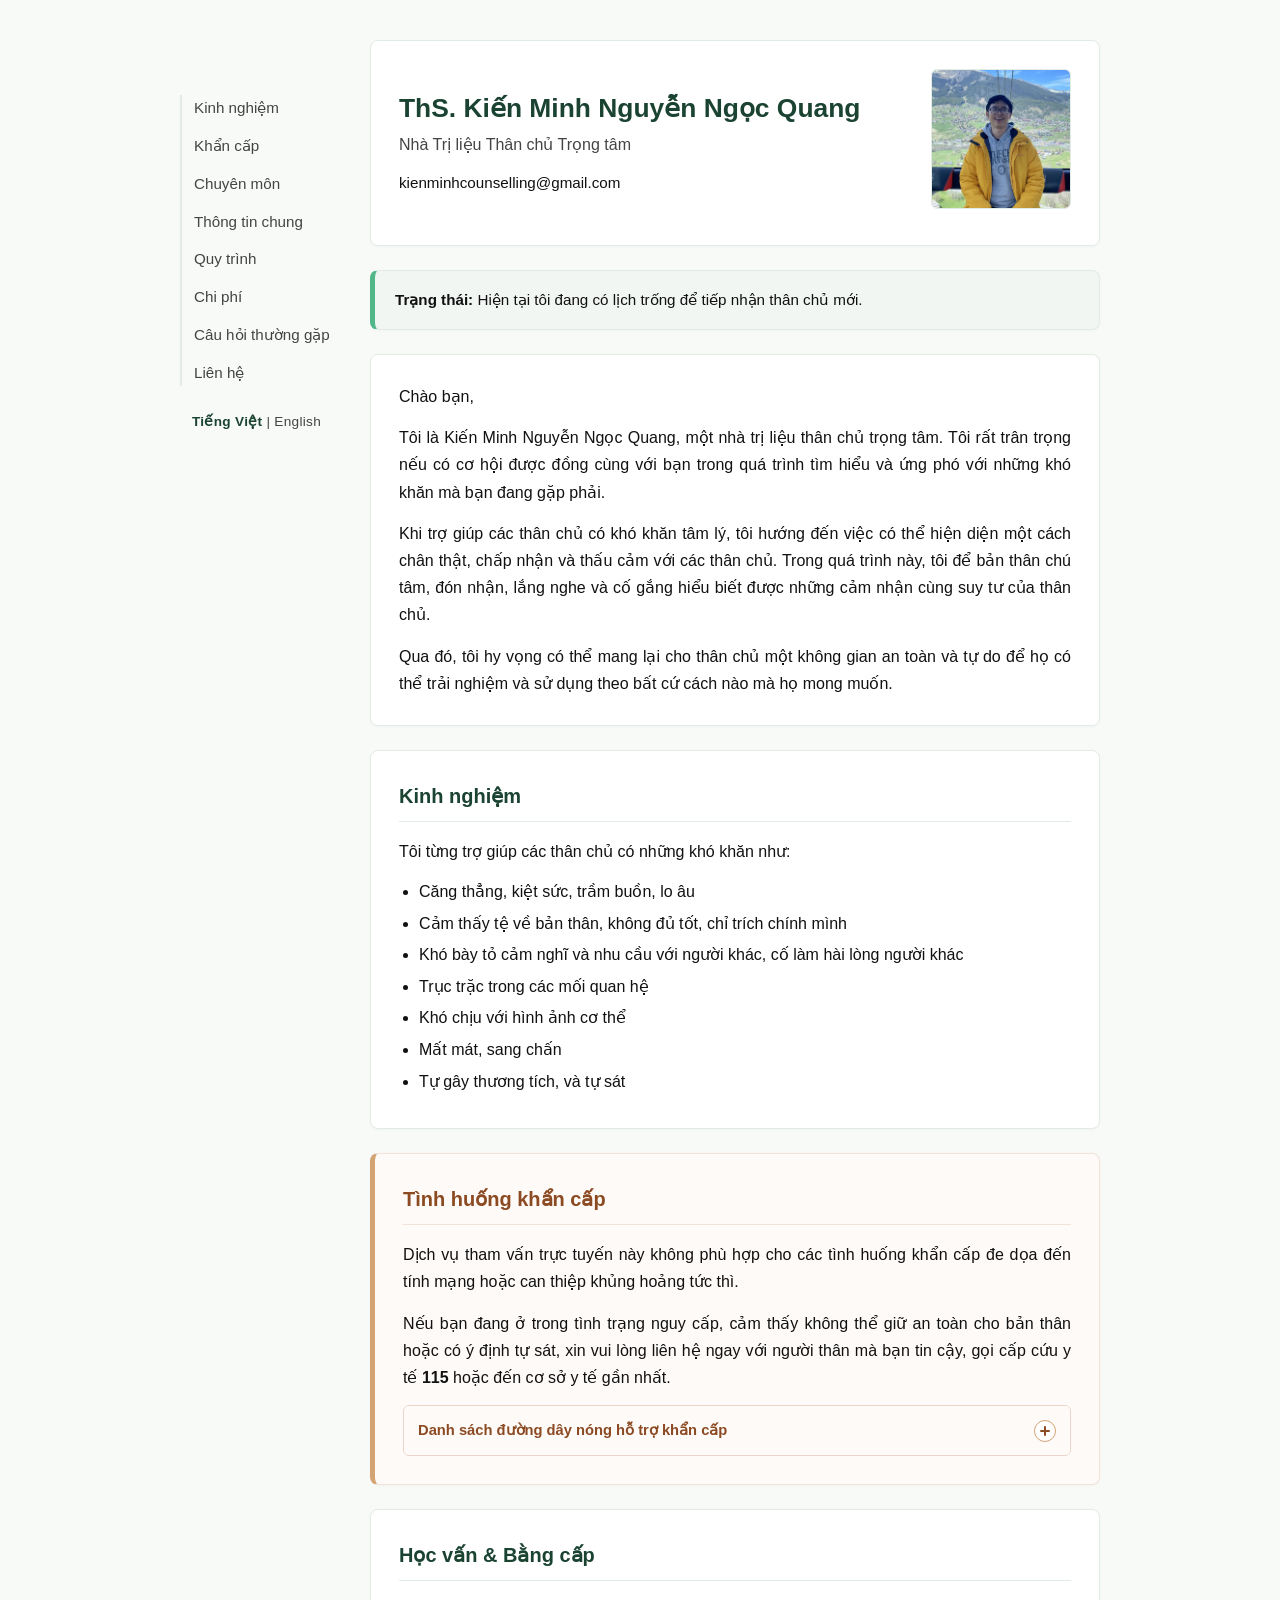
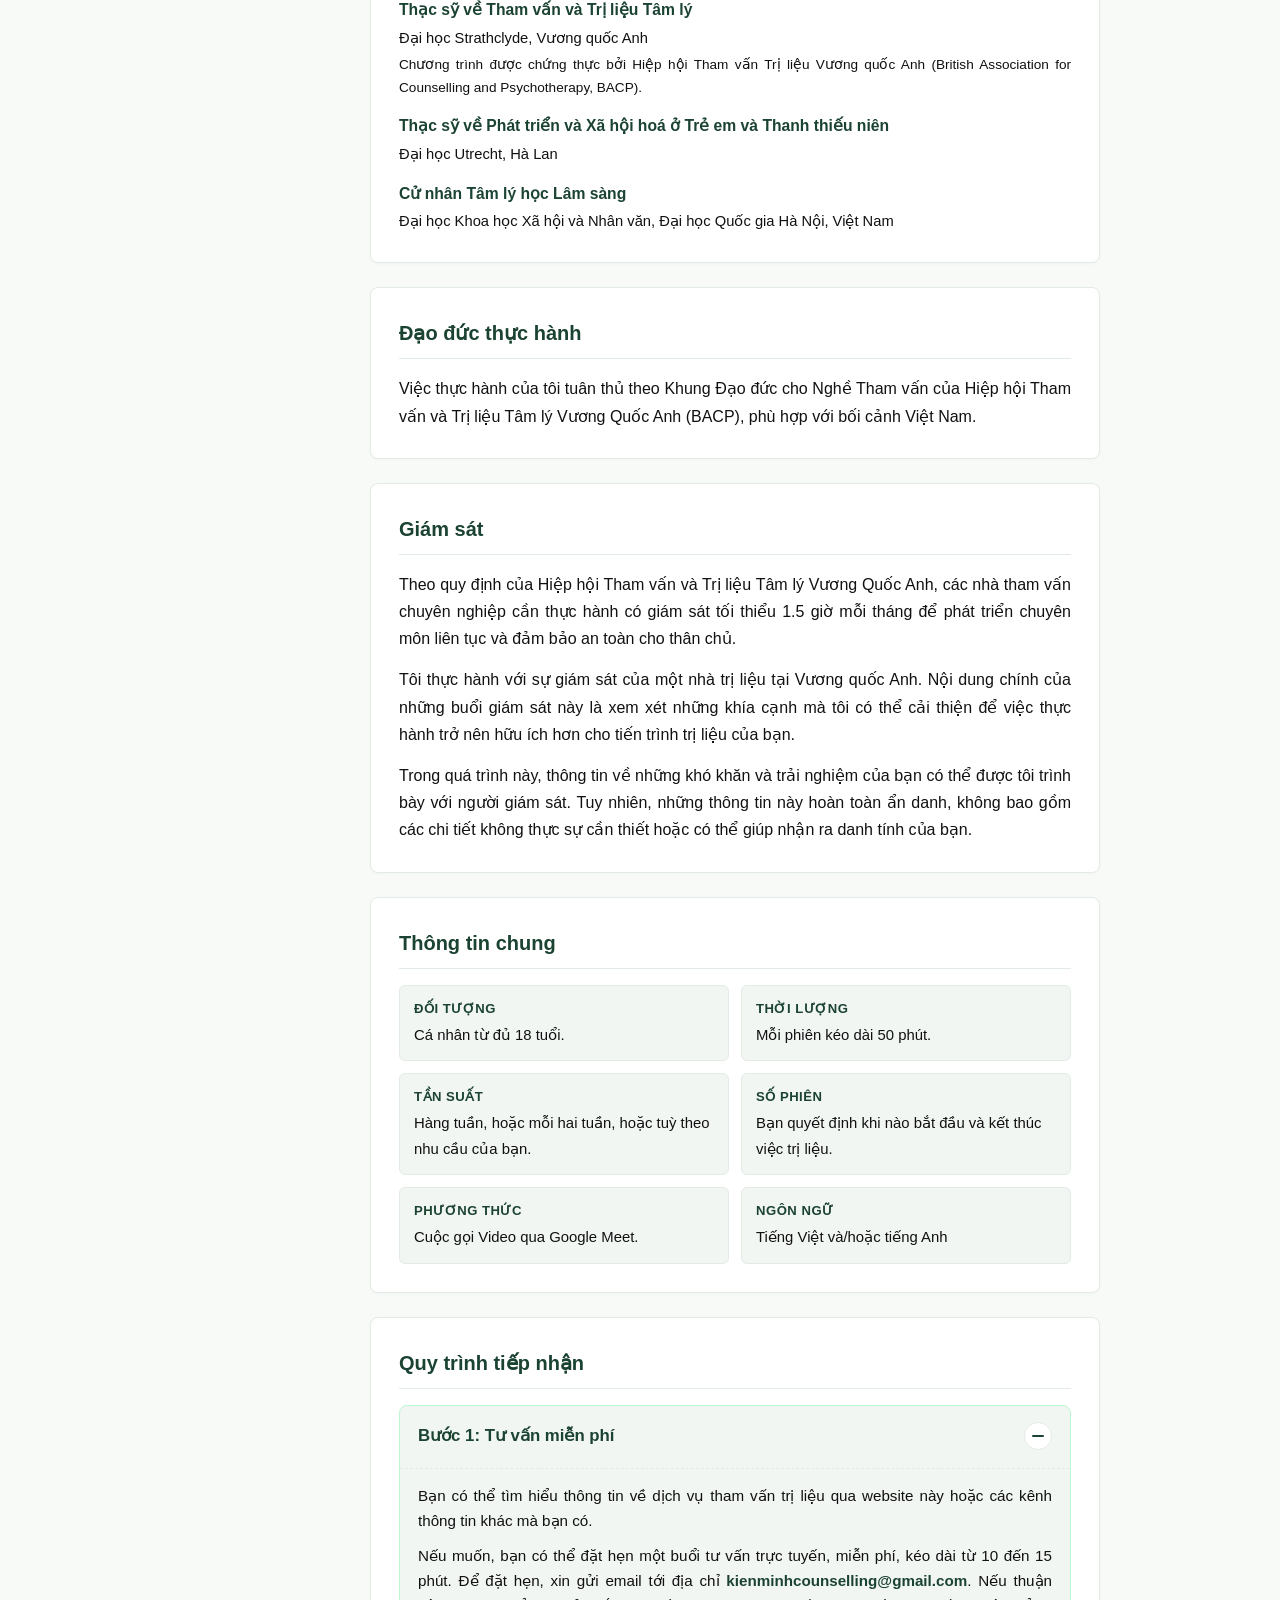
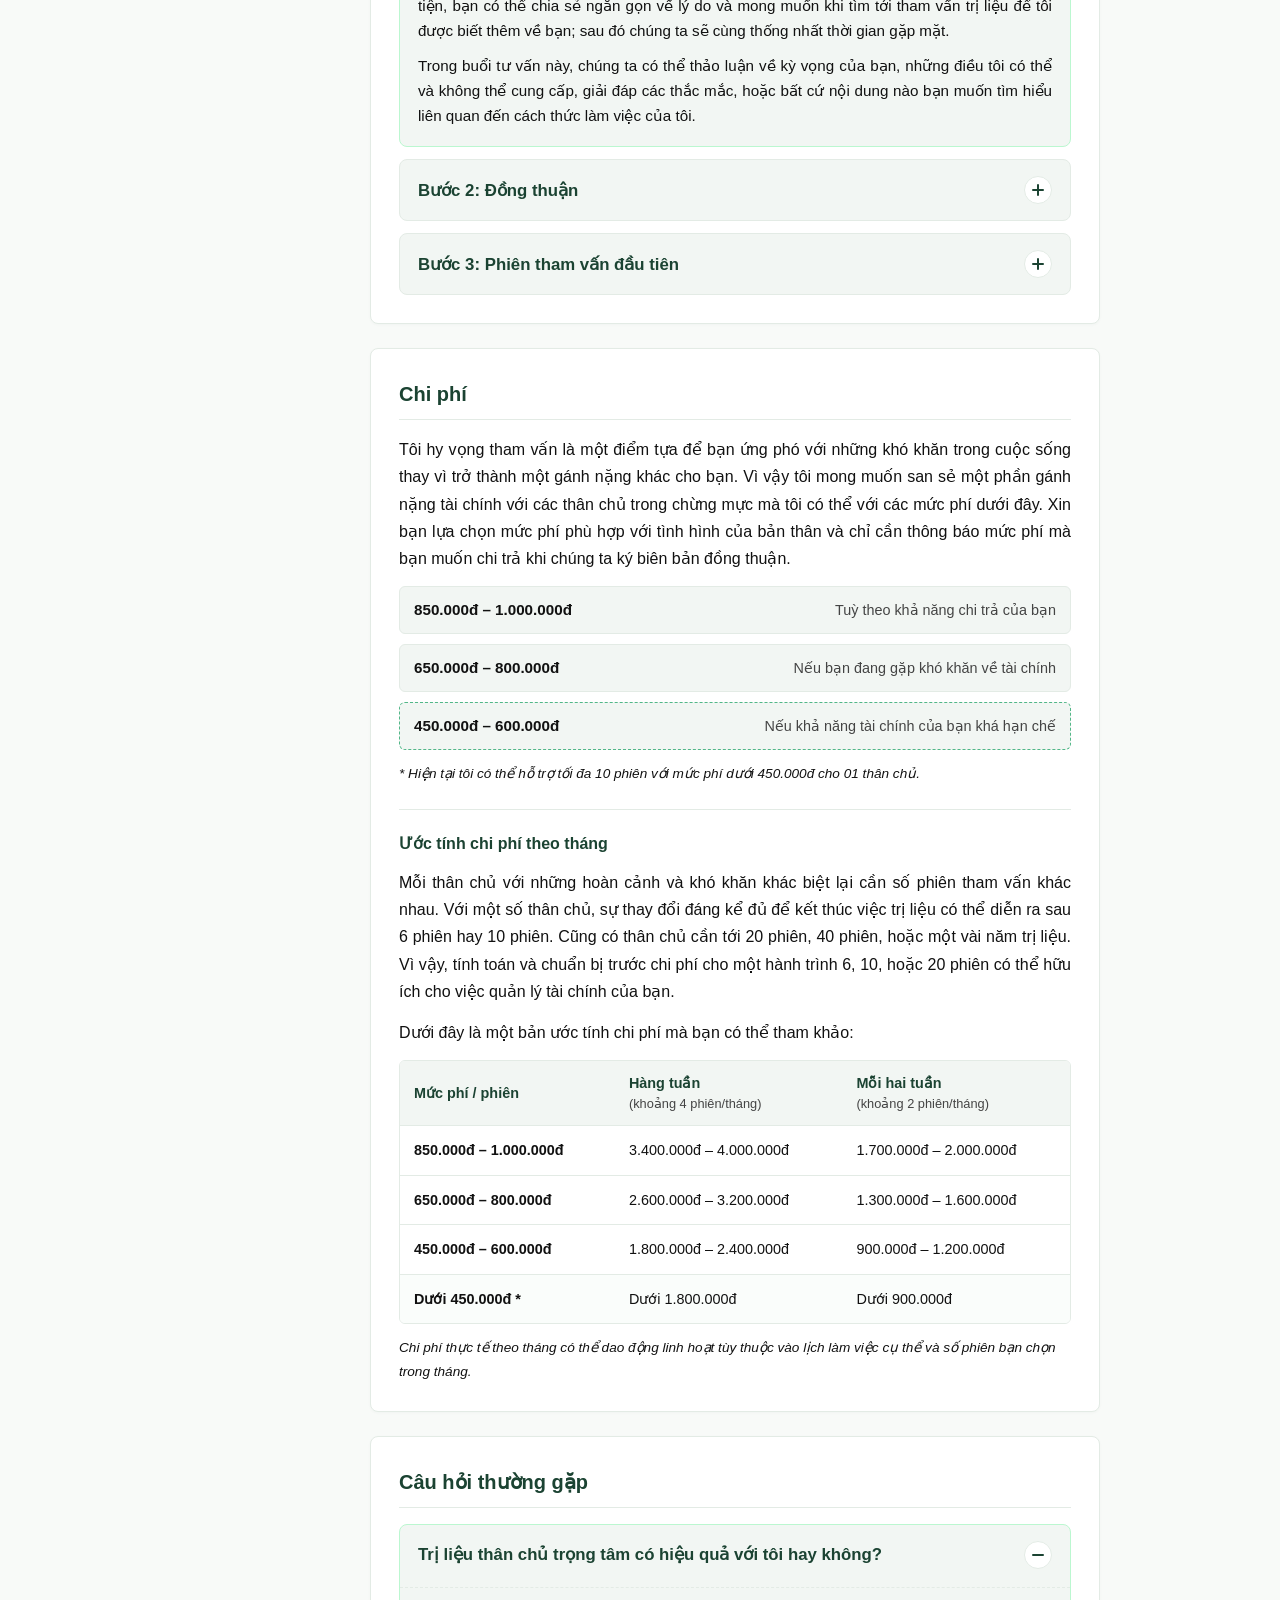
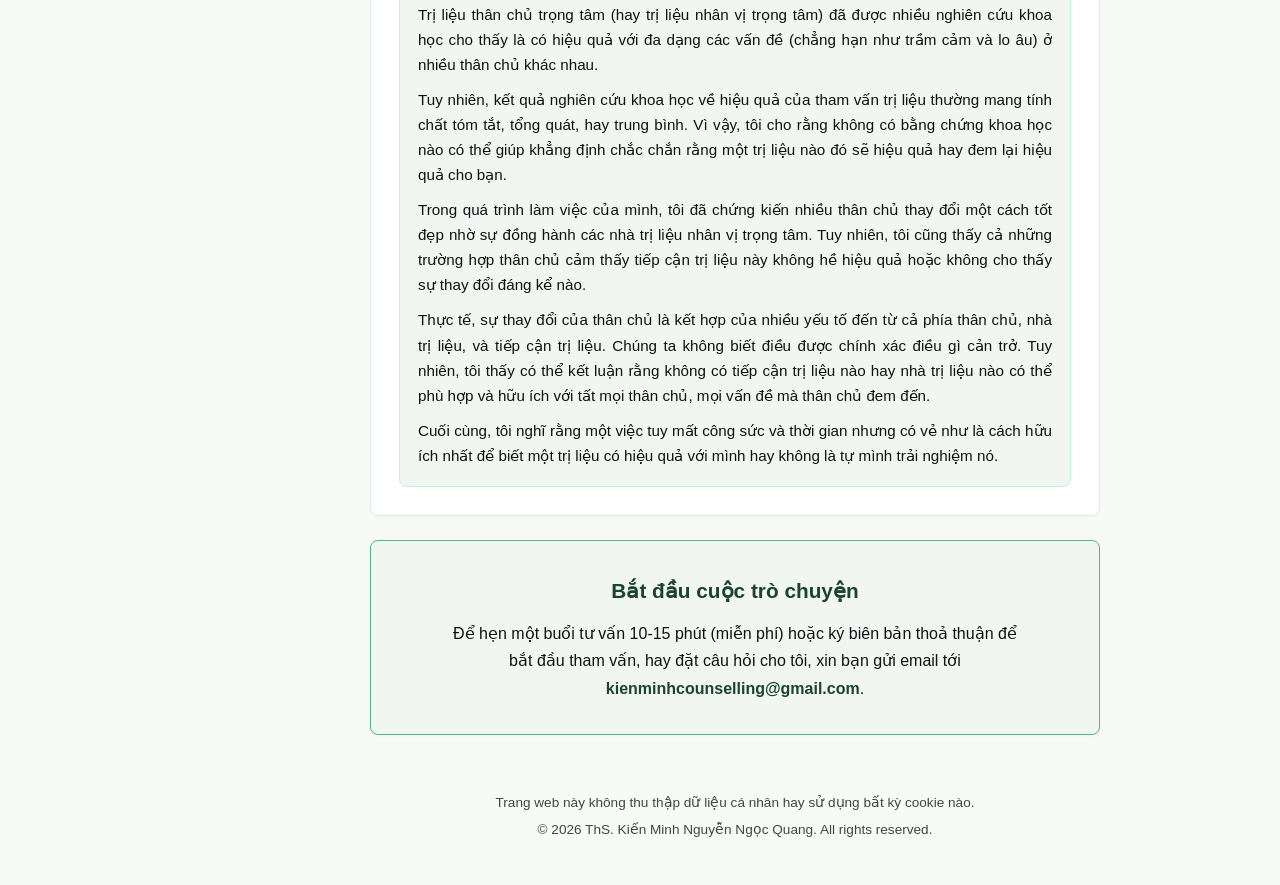
<file: index.html>
<!DOCTYPE html>
<html lang="vi">
<head>
    <meta charset="UTF-8">
    <meta name="viewport" content="width=device-width, initial-scale=1.0">
    <title>ThS. Kiến Minh Nguyễn Ngọc Quang | Nhà Trị liệu Thân chủ Trọng tâm</title>
    <meta name="description" content="Dịch vụ tham vấn và trị liệu tâm lý Thân chủ Trọng tâm của ThS. Kiến Minh Nguyễn Ngọc Quang.">
    <link rel="stylesheet" href="style.css">
</head>
<body>
    <div class="layout-wrapper">
        <!-- Sidebar Menu bên trái -->
        <aside class="sidebar-nav">
            <nav class="nav-container">
                <ul class="nav-links">
                    <li><a href="#kinh-nghiem">Kinh nghiệm</a></li>
                    <li><a href="#khan-cap">Khẩn cấp</a></li>
                    <li><a href="#chuyen-mon">Chuyên môn</a></li>
                    <li><a href="#thong-tin">Thông tin chung</a></li>
                    <li><a href="#quy-trinh">Quy trình</a></li>
                    <li><a href="#chi-phi">Chi phí</a></li>
                    <li><a href="#faq">Câu hỏi thường gặp</a></li>
                    <li><a href="#lien-he">Liên hệ</a></li>
                </ul>
            </nav>

            <!-- Nút chuyển đổi ngôn ngữ nằm dưới menu -->
            <div class="lang-switch">
                <span class="lang-active">Tiếng Việt</span> | <a href="en.html" class="lang-link">English</a>
            </div>
        </aside>

        <!-- Khối nội dung chính bên phải -->
        <main class="content-main">
            <!-- Header Profile -->
            <section id="profile" class="card profile-header">
                <div class="profile-info">
                    <h1>ThS. Kiến Minh Nguyễn Ngọc Quang</h1>
                    <p class="subtitle">Nhà Trị liệu Thân chủ Trọng tâm</p>
                    <div class="contact-info">
                        <p class="header-email">kienminhcounselling@gmail.com</p>
                    </div>
                </div>
                <div class="profile-image">
                    <!-- Bấm vào để kích hoạt ảnh phóng to trực tiếp trên web -->
                    <button type="button" class="image-trigger-btn" onclick="openLightbox()" aria-label="Xem ảnh chân dung kích thước lớn">
                        <img src="portrait.jpg" alt="Chân dung ThS. Kiến Minh Nguyễn Ngọc Quang">
                    </button>
                </div>
            </section>

            <!-- Trạng thái -->
            <section class="card availability-notice">
                <p><strong>Trạng thái:</strong> Hiện tại tôi đang có lịch trống để tiếp nhận thân chủ mới.</p>
            </section>

            <!-- Lời giới thiệu -->
            <section class="card">
                <p>Chào bạn,</p>
                <p>Tôi là Kiến Minh Nguyễn Ngọc Quang, một nhà trị liệu thân chủ trọng tâm. Tôi rất trân trọng nếu có cơ hội được đồng cùng với bạn trong quá trình tìm hiểu và ứng phó với những khó khăn mà bạn đang gặp phải.</p>
                <p>Khi trợ giúp các thân chủ có khó khăn tâm lý, tôi hướng đến việc có thể hiện diện một cách chân thật, chấp nhận và thấu cảm với các thân chủ. Trong quá trình này, tôi để bản thân chú tâm, đón nhận, lắng nghe và cố gắng hiểu biết được những cảm nhận cùng suy tư của thân chủ.</p>
                <p>Qua đó, tôi hy vọng có thể mang lại cho thân chủ một không gian an toàn và tự do để họ có thể trải nghiệm và sử dụng theo bất cứ cách nào mà họ mong muốn.</p>
            </section>

            <!-- Kinh nghiệm -->
            <section id="kinh-nghiem" class="card">
                <h2>Kinh nghiệm</h2>
                <p>Tôi từng trợ giúp các thân chủ có những khó khăn như:</p>
                <ul class="concerns-list">
                    <li>Căng thẳng, kiệt sức, trầm buồn, lo âu</li>
                    <li>Cảm thấy tệ về bản thân, không đủ tốt, chỉ trích chính mình</li>
                    <li>Khó bày tỏ cảm nghĩ và nhu cầu với người khác, cố làm hài lòng người khác</li>
                    <li>Trục trặc trong các mối quan hệ</li>
                    <li>Khó chịu với hình ảnh cơ thể</li>
                    <li>Mất mát, sang chấn</li>
                    <li>Tự gây thương tích, và tự sát</li>
                </ul>
            </section>

            <!-- Tình huống khẩn cấp -->
            <section id="khan-cap" class="card emergency-notice">
                <h2>Tình huống khẩn cấp</h2>
                <p>Dịch vụ tham vấn trực tuyến này không phù hợp cho các tình huống khẩn cấp đe dọa đến tính mạng hoặc can thiệp khủng hoảng tức thì.</p>
                <p>Nếu bạn đang ở trong tình trạng nguy cấp, cảm thấy không thể giữ an toàn cho bản thân hoặc có ý định tự sát, xin vui lòng liên hệ ngay với người thân mà bạn tin cậy, gọi cấp cứu y tế <strong>115</strong> hoặc đến cơ sở y tế gần nhất.</p>

                <details class="emergency-details">
                    <summary class="emergency-summary">
                        <span>Danh sách đường dây nóng hỗ trợ khẩn cấp</span>
                        <span class="emergency-toggle-btn" aria-hidden="true"></span>
                    </summary>
                    <div class="emergency-subcard-grid">
                        <div class="emergency-sub-card">
                            <span class="emergency-name">Đường dây nóng Ngày Mai</span>
                            <p class="sub-card-note">Khủng hoảng tâm lý, trầm cảm hoặc có suy nghĩ tiêu cực; hỗ trợ theo khung giờ cố định.</p>
                            <span class="emergency-phone">096 306 1414</span>
                        </div>

                        <div class="emergency-sub-card">
                            <span class="emergency-name">Cấp cứu Trầm cảm (TP.HCM)</span>
                            <p class="sub-card-note">Liên thông Cấp cứu 115 & BV Tâm thần TP.HCM, túc trực 24/7 cho các tình huống có nguy cơ tự hại.</p>
                            <span class="emergency-phone">1900 1267</span>
                        </div>

                        <div class="emergency-sub-card">
                            <span class="emergency-name">Tổng đài Quốc gia BV Trẻ em</span>
                            <p class="sub-card-note">Miễn phí cước 24/7; tiếp nhận thông tin, tham vấn tâm lý cho trẻ em, thanh thiếu niên và phụ huynh.</p>
                            <span class="emergency-phone">111</span>
                        </div>

                        <div class="emergency-sub-card">
                            <span class="emergency-name">Ngôi nhà Bình yên</span>
                            <p class="sub-card-note">Hỗ trợ phụ nữ, trẻ em bị bạo lực gia đình, xâm hại, sang chấn tâm lý; trực 24/7 và có tạm lánh.</p>
                            <span class="emergency-phone">1900 969 680</span>
                        </div>

                        <div class="emergency-sub-card">
                            <span class="emergency-name">CSAGA</span>
                            <p class="sub-card-note">Tham vấn tâm lý và khủng hoảng cho phụ nữ chịu bạo lực trên cơ sở giới, cộng đồng LGBTQ+.</p>
                            <span class="emergency-phone">024 3333 5599 hoặc 1900 599 930</span>
                        </div>

                        <div class="emergency-sub-card">
                            <span class="emergency-name">Viện Sức khỏe Tâm thần (Bạch Mai)</span>
                            <p class="sub-card-note">Tiếp nhận khám và can thiệp sức khỏe tâm thần chuyên sâu tại Hà Nội.</p>
                            <span class="emergency-phone">024 3576 5344 hoặc 0984 104 115</span>
                        </div>

                        <div class="emergency-sub-card">
                            <span class="emergency-name">Bệnh viện Tâm thần Hà Nội</span>
                            <p class="sub-card-note">Đường dây nóng hỗ trợ và tiếp nhận can thiệp tâm thần tại Hà Nội.</p>
                            <span class="emergency-phone">0967 301 616</span>
                        </div>

                        <div class="emergency-sub-card">
                            <span class="emergency-name">Cấp cứu y tế khẩn cấp</span>
                            <p class="sub-card-note">Tổng đài y tế cấp cứu toàn quốc.</p>
                            <span class="emergency-phone">115</span>
                        </div>
                    </div>
                </details>
            </section>

            <!-- Cụm chuyên môn -->
            <section id="chuyen-mon" class="card">
                <h2>Học vấn & Bằng cấp</h2>
                <div class="education-item">
                    <h3>Thạc sỹ về Tham vấn và Trị liệu Tâm lý</h3>
                    <p class="institution">Đại học Strathclyde, Vương quốc Anh</p>
                    <p class="edu-note">Chương trình được chứng thực bởi Hiệp hội Tham vấn Trị liệu Vương quốc Anh (British Association for Counselling and Psychotherapy, BACP).</p>
                </div>
                <div class="education-item">
                    <h3>Thạc sỹ về Phát triển và Xã hội hoá ở Trẻ em và Thanh thiếu niên</h3>
                    <p class="institution">Đại học Utrecht, Hà Lan</p>
                </div>
                <div class="education-item">
                    <h3>Cử nhân Tâm lý học Lâm sàng</h3>
                    <p class="institution">Đại học Khoa học Xã hội và Nhân văn, Đại học Quốc gia Hà Nội, Việt Nam</p>
                </div>
            </section>

            <section id="dao-duc" class="card">
                <h2>Đạo đức thực hành</h2>
                <p>Việc thực hành của tôi tuân thủ theo Khung Đạo đức cho Nghề Tham vấn của Hiệp hội Tham vấn và Trị liệu Tâm lý Vương Quốc Anh (BACP), phù hợp với bối cảnh Việt Nam.</p>
            </section>

            <section id="giam-sat" class="card">
                <h2>Giám sát</h2>
                <p>Theo quy định của Hiệp hội Tham vấn và Trị liệu Tâm lý Vương Quốc Anh, các nhà tham vấn chuyên nghiệp cần thực hành có giám sát tối thiểu 1.5 giờ mỗi tháng để phát triển chuyên môn liên tục và đảm bảo an toàn cho thân chủ.</p>
                <p>Tôi thực hành với sự giám sát của một nhà trị liệu tại Vương quốc Anh. Nội dung chính của những buổi giám sát này là xem xét những khía cạnh mà tôi có thể cải thiện để việc thực hành trở nên hữu ích hơn cho tiến trình trị liệu của bạn.</p>
                <p>Trong quá trình này, thông tin về những khó khăn và trải nghiệm của bạn có thể được tôi trình bày với người giám sát. Tuy nhiên, những thông tin này hoàn toàn ẩn danh, không bao gồm các chi tiết không thực sự cần thiết hoặc có thể giúp nhận ra danh tính của bạn.</p>
            </section>

            <!-- Thông tin chung -->
            <section id="thong-tin" class="card">
                <h2>Thông tin chung</h2>
                <div class="details-grid">
                    <div class="sub-card">
                        <h3>Đối tượng</h3>
                        <p>Cá nhân từ đủ 18 tuổi.</p>
                    </div>
                    <div class="sub-card">
                        <h3>Thời lượng</h3>
                        <p>Mỗi phiên kéo dài 50 phút.</p>
                    </div>
                    <div class="sub-card">
                        <h3>Tần suất</h3>
                        <p>Hàng tuần, hoặc mỗi hai tuần, hoặc tuỳ theo nhu cầu của bạn.</p>
                    </div>
                    <div class="sub-card">
                        <h3>Số phiên</h3>
                        <p>Bạn quyết định khi nào bắt đầu và kết thúc việc trị liệu.</p>
                    </div>
                    <div class="sub-card">
                        <h3>Phương thức</h3>
                        <p>Cuộc gọi Video qua Google Meet.</p>
                    </div>
                    <div class="sub-card">
                        <h3>Ngôn ngữ</h3>
                        <p>Tiếng Việt và/hoặc tiếng Anh</p>
                    </div>
                </div>
            </section>

            <!-- Quy trình tiếp nhận -->
            <section id="quy-trinh" class="card">
                <h2>Quy trình tiếp nhận</h2>
                <div class="process-steps">
                    <!-- Bước 1 -->
                    <details class="step-item" open>
                        <summary class="step-summary">
                            <h3>Bước 1: Tư vấn miễn phí</h3>
                            <span class="step-toggle-btn" aria-hidden="true"></span>
                        </summary>
                        <div class="step-body">
                            <p>Bạn có thể tìm hiểu thông tin về dịch vụ tham vấn trị liệu qua website này hoặc các kênh thông tin khác mà bạn có.</p>
                            <p>Nếu muốn, bạn có thể đặt hẹn một buổi tư vấn trực tuyến, miễn phí, kéo dài từ 10 đến 15 phút. Để đặt hẹn, xin gửi email tới địa chỉ <span class="plain-email">kienminhcounselling@gmail.com</span>. Nếu thuận tiện, bạn có thể chia sẻ ngắn gọn về lý do và mong muốn khi tìm tới tham vấn trị liệu để tôi được biết thêm về bạn; sau đó chúng ta sẽ cùng thống nhất thời gian gặp mặt.</p>
                            <p>Trong buổi tư vấn này, chúng ta có thể thảo luận về kỳ vọng của bạn, những điều tôi có thể và không thể cung cấp, giải đáp các thắc mắc, hoặc bất cứ nội dung nào bạn muốn tìm hiểu liên quan đến cách thức làm việc của tôi.</p>
                        </div>
                    </details>

                    <!-- Bước 2 -->
                    <details class="step-item">
                        <summary class="step-summary">
                            <h3>Bước 2: Đồng thuận</h3>
                            <span class="step-toggle-btn" aria-hidden="true"></span>
                        </summary>
                        <div class="step-body">
                            <p>Nếu sau buổi tư vấn bạn cảm thấy tôi chưa phù hợp để đồng hành, tiến trình sẽ kết thúc tại đây. Bạn không cần phải giải thích lý do nếu không muốn. Quyết định này hoàn toàn không ảnh hưởng tới bất kỳ mối quan hệ nào giữa chúng ta trong tương lai, bao gồm cả mối quan hệ trị liệu nếu bạn quay lại.</p>
                            <p>Nếu bạn muốn tôi đồng hành, hoặc muốn trải nghiệm thêm trước khi quyết định điều đó, chúng ta sẽ cùng ký văn bản đồng thuận cung cấp dịch vụ. Ngay cả khi đã ký, bạn luôn giữ toàn quyền dừng sử dụng dịch vụ bất kỳ lúc nào mà không có nghĩa vụ phải giải thích hay đền bù. Mục đích chính của việc ký đồng thuận tại thời điểm này là nhằm xác lập rõ ràng các cam kết của tôi trong việc bảo vệ quyền lợi và bảo mật thông tin của bạn.</p>
                        </div>
                    </details>

                    <!-- Bước 3 -->
                    <details class="step-item">
                        <summary class="step-summary">
                            <h3>Bước 3: Phiên tham vấn đầu tiên</h3>
                            <span class="step-toggle-btn" aria-hidden="true"></span>
                        </summary>
                        <div class="step-body">
                            <p>Để đặt hẹn phiên đầu tiên, xin bạn gửi email tới địa chỉ <span class="plain-email">kienminhcounselling@gmail.com</span>. Sau khi thời gian được thống nhất, bạn vui lòng chuyển khoản phí tham vấn trong vòng 24 giờ để hoàn tất việc đặt hẹn. Khi đó, tôi sẽ gửi bạn liên kết Google Meet qua email.</p>
                            <p>Trong phiên tham vấn đầu tiên này cũng như những phiên tham vấn về sau, bạn có thể sử dụng không gian và thời gian theo bất cứ cách nào mà bạn mong muốn.</p>
                        </div>
                    </details>
                </div>
            </section>

            <!-- Chi phí -->
            <section id="chi-phi" class="card">
                <h2>Chi phí</h2>
                <p>Tôi hy vọng tham vấn là một điểm tựa để bạn ứng phó với những khó khăn trong cuộc sống thay vì trở thành một gánh nặng khác cho bạn. Vì vậy tôi mong muốn san sẻ một phần gánh nặng tài chính với các thân chủ trong chừng mực mà tôi có thể với các mức phí dưới đây. Xin bạn lựa chọn mức phí phù hợp với tình hình của bản thân và chỉ cần thông báo mức phí mà bạn muốn chi trả khi chúng ta ký biên bản đồng thuận.</p>

                <div class="fee-levels">
                    <div class="fee-item">
                        <span class="fee-range">850.000đ – 1.000.000đ</span>
                        <span class="fee-desc">Tuỳ theo khả năng chi trả của bạn</span>
                    </div>
                    <div class="fee-item">
                        <span class="fee-range">650.000đ – 800.000đ</span>
                        <span class="fee-desc">Nếu bạn đang gặp khó khăn về tài chính</span>
                    </div>
                    <div class="fee-item highlight">
                        <span class="fee-range">450.000đ – 600.000đ</span>
                        <span class="fee-desc">Nếu khả năng tài chính của bạn khá hạn chế</span>
                    </div>
                </div>
                <p class="footnote"><em>* Hiện tại tôi có thể hỗ trợ tối đa 10 phiên với mức phí dưới 450.000đ cho 01 thân chủ.</em></p>

                <div class="monthly-estimate">
                    <h3>Ước tính chi phí theo tháng</h3>
                    <p>Mỗi thân chủ với những hoàn cảnh và khó khăn khác biệt lại cần số phiên tham vấn khác nhau. Với một số thân chủ, sự thay đổi đáng kể đủ để kết thúc việc trị liệu có thể diễn ra sau 6 phiên hay 10 phiên. Cũng có thân chủ cần tới 20 phiên, 40 phiên, hoặc một vài năm trị liệu. Vì vậy, tính toán và chuẩn bị trước chi phí cho một hành trình 6, 10, hoặc 20 phiên có thể hữu ích cho việc quản lý tài chính của bạn.</p>
                    <p>Dưới đây là một bản ước tính chi phí mà bạn có thể tham khảo:</p>

                    <div class="table-wrapper">
                        <table class="fee-table">
                            <thead>
                                <tr>
                                    <th>Mức phí / phiên</th>
                                    <th>Hàng tuần<br><small>(khoảng 4 phiên/tháng)</small></th>
                                    <th>Mỗi hai tuần<br><small>(khoảng 2 phiên/tháng)</small></th>
                                </tr>
                            </thead>
                            <tbody>
                                <tr>
                                    <td><strong>850.000đ – 1.000.000đ</strong></td>
                                    <td>3.400.000đ – 4.000.000đ</td>
                                    <td>1.700.000đ – 2.000.000đ</td>
                                </tr>
                                <tr>
                                    <td><strong>650.000đ – 800.000đ</strong></td>
                                    <td>2.600.000đ – 3.200.000đ</td>
                                    <td>1.300.000đ – 1.600.000đ</td>
                                </tr>
                                <tr>
                                    <td><strong>450.000đ – 600.000đ</strong></td>
                                    <td>1.800.000đ – 2.400.000đ</td>
                                    <td>900.000đ – 1.200.000đ</td>
                                </tr>
                                <tr class="highlight-row">
                                    <td><strong>Dưới 450.000đ *</strong></td>
                                    <td>Dưới 1.800.000đ</td>
                                    <td>Dưới 900.000đ</td>
                                </tr>
                            </tbody>
                        </table>
                    </div>
                    <p class="footnote"><em>Chi phí thực tế theo tháng có thể dao động linh hoạt tùy thuộc vào lịch làm việc cụ thể và số phiên bạn chọn trong tháng.</em></p>
                </div>
            </section>

            <!-- Câu hỏi thường gặp -->
            <section id="faq" class="card">
                <h2>Câu hỏi thường gặp</h2>
                <div class="faq-list">
                    <details class="faq-item" open>
                        <summary class="faq-summary">
                            <h3>Trị liệu thân chủ trọng tâm có hiệu quả với tôi hay không?</h3>
                            <span class="step-toggle-btn" aria-hidden="true"></span>
                        </summary>
                        <div class="faq-body">
                            <p>Trị liệu thân chủ trọng tâm (hay trị liệu nhân vị trọng tâm) đã được nhiều nghiên cứu khoa học cho thấy là có hiệu quả với đa dạng các vấn đề (chẳng hạn như trầm cảm và lo âu) ở nhiều thân chủ khác nhau.</p>
                            <p>Tuy nhiên, kết quả nghiên cứu khoa học về hiệu quả của tham vấn trị liệu thường mang tính chất tóm tắt, tổng quát, hay trung bình. Vì vậy, tôi cho rằng không có bằng chứng khoa học nào có thể giúp khẳng định chắc chắn rằng một trị liệu nào đó sẽ hiệu quả hay đem lại hiệu quả cho bạn.</p>
                            <p>Trong quá trình làm việc của mình, tôi đã chứng kiến nhiều thân chủ thay đổi một cách tốt đẹp nhờ sự đồng hành các nhà trị liệu nhân vị trọng tâm. Tuy nhiên, tôi cũng thấy cả những trường hợp thân chủ cảm thấy tiếp cận trị liệu này không hề hiệu quả hoặc không cho thấy sự thay đổi đáng kể nào.</p>
                            <p>Thực tế, sự thay đổi của thân chủ là kết hợp của nhiều yếu tố đến từ cả phía thân chủ, nhà trị liệu, và tiếp cận trị liệu. Chúng ta không biết điều được chính xác điều gì cản trở. Tuy nhiên, tôi thấy có thể kết luận rằng không có tiếp cận trị liệu nào hay nhà trị liệu nào có thể phù hợp và hữu ích với tất mọi thân chủ, mọi vấn đề mà thân chủ đem đến.</p>
                            <p>Cuối cùng, tôi nghĩ rằng một việc tuy mất công sức và thời gian nhưng có vẻ như là cách hữu ích nhất để biết một trị liệu có hiệu quả với mình hay không là tự mình trải nghiệm nó.</p>
                        </div>
                    </details>
                </div>
            </section>

            <!-- Bắt đầu cuộc trò chuyện -->
            <section id="lien-he" class="card cta-card">
                <h2>Bắt đầu cuộc trò chuyện</h2>
                <p>Để hẹn một buổi tư vấn 10-15 phút (miễn phí) hoặc ký biên bản thoả thuận để bắt đầu tham vấn, hay đặt câu hỏi cho tôi, xin bạn gửi email tới <span class="plain-email">kienminhcounselling@gmail.com</span>.</p>
            </section>

            <!-- Chân trang -->
            <footer class="site-footer">
                <p>Trang web này không thu thập dữ liệu cá nhân hay sử dụng bất kỳ cookie nào.</p>
                <p>&copy; 2026 ThS. Kiến Minh Nguyễn Ngọc Quang. All rights reserved.</p>
            </footer>
        </main>
    </div>

    <!-- Hộp phóng to ảnh (Lightbox Overlay) -->
    <div id="imageLightbox" class="lightbox-overlay" onclick="closeLightbox(event)">
        <div class="lightbox-dialog">
            <button type="button" class="lightbox-close" onclick="closeLightboxForce()" aria-label="Đóng ảnh">&times;</button>
            <img src="portrait.jpg" alt="Chân dung ThS. Kiến Minh Nguyễn Ngọc Quang phóng to" class="lightbox-img">
        </div>
    </div>

    <script>
        function openLightbox() {
            document.getElementById('imageLightbox').classList.add('active');
            document.body.style.overflow = 'hidden'; // Ngăn cuộn trang phía sau khi xem ảnh
        }

        function closeLightboxForce() {
            document.getElementById('imageLightbox').classList.remove('active');
            document.body.style.overflow = '';
        }

        function closeLightbox(event) {
            // Khi người dùng click ra vùng tối ngoài ảnh
            if (event.target.id === 'imageLightbox') {
                closeLightboxForce();
            }
        }

        // Đóng ảnh khi ấn phím Escape
        document.addEventListener('keydown', function(event) {
            if (event.key === 'Escape') {
                closeLightboxForce();
            }
        });
    </script>
</body>
</html>
</file>
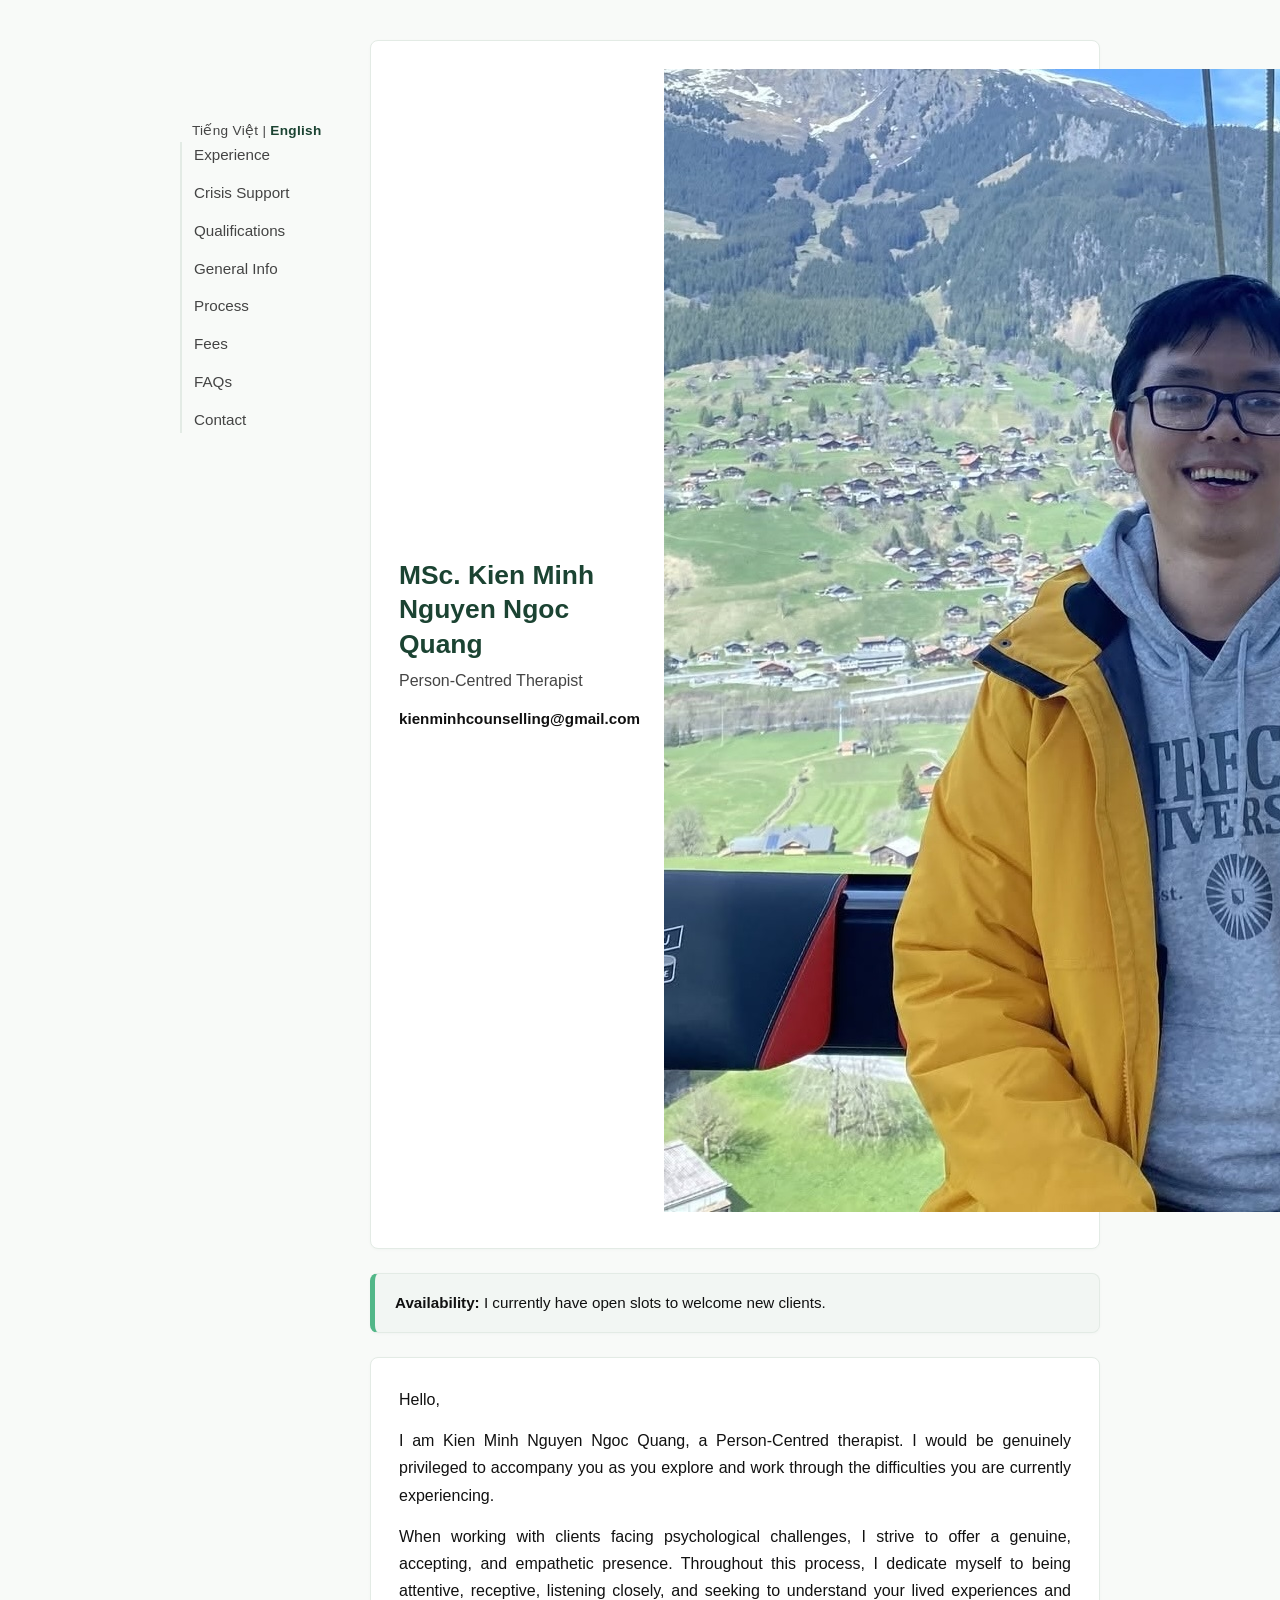
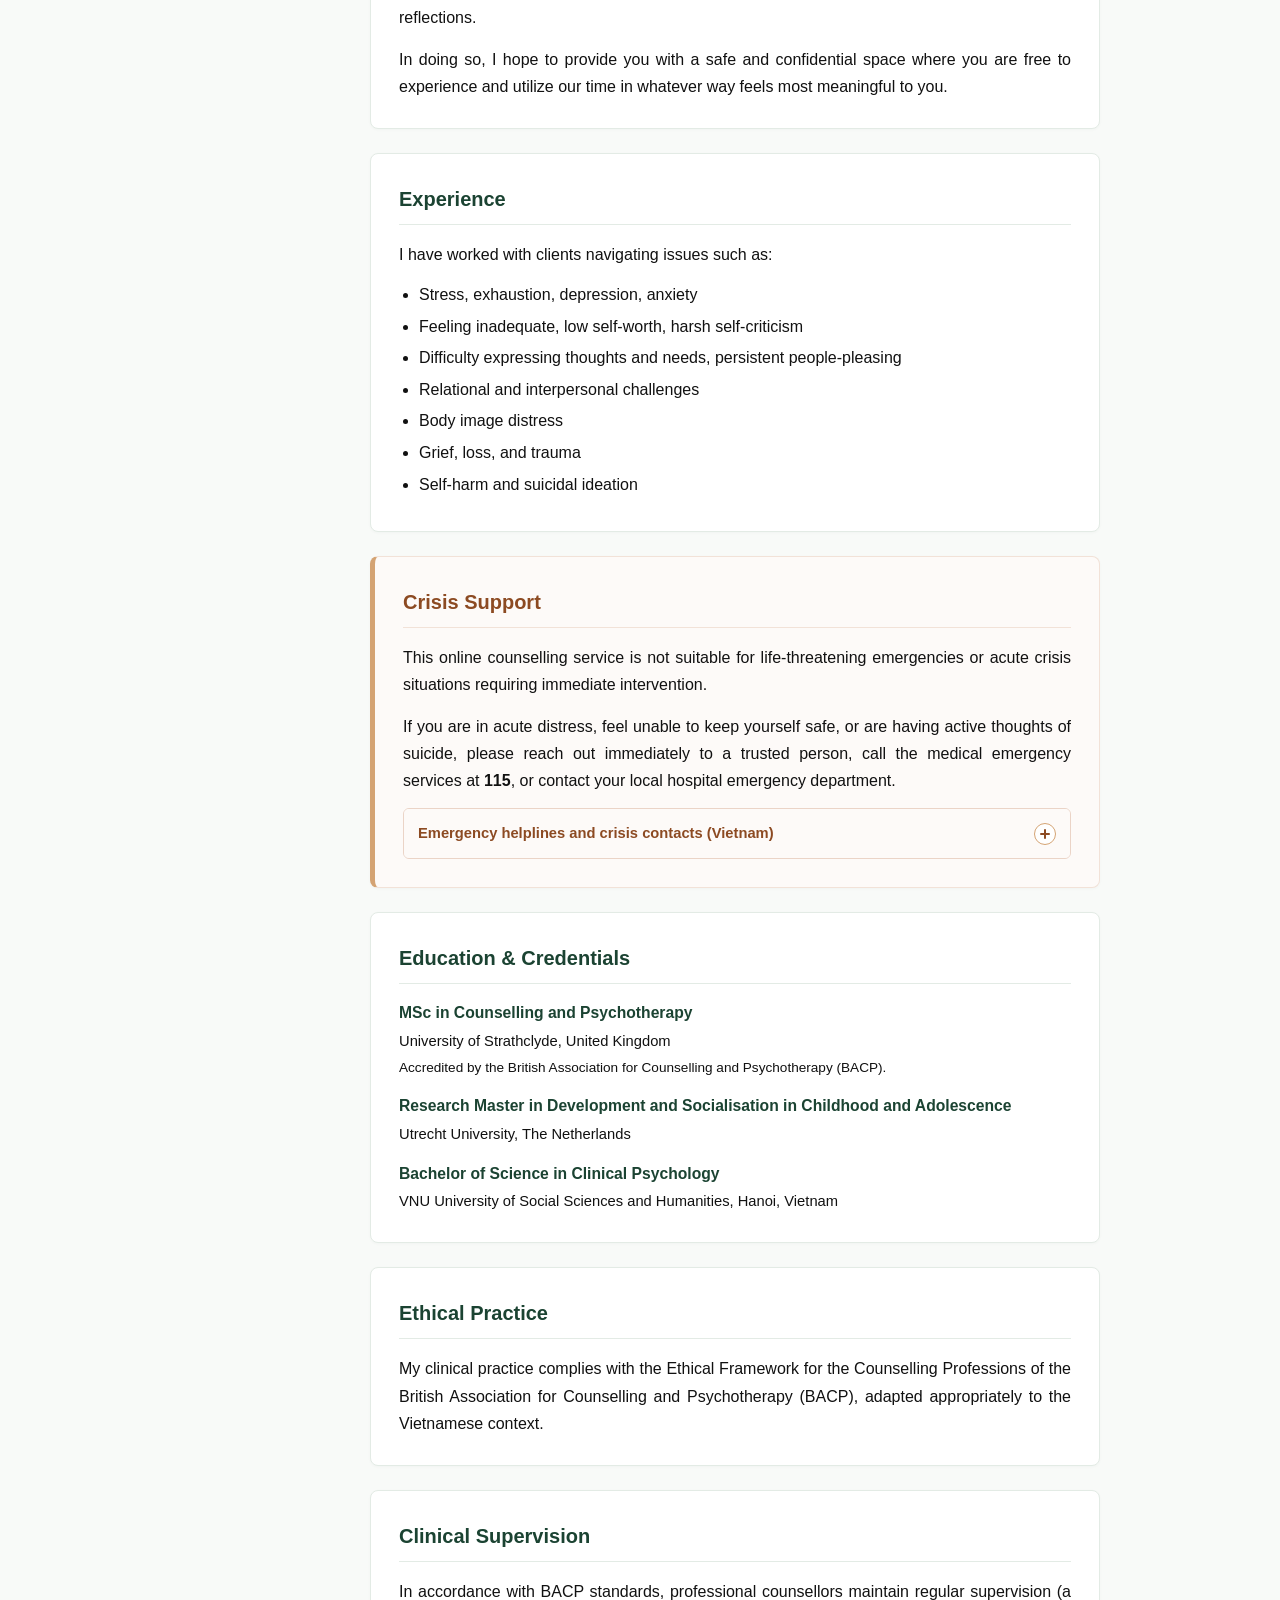
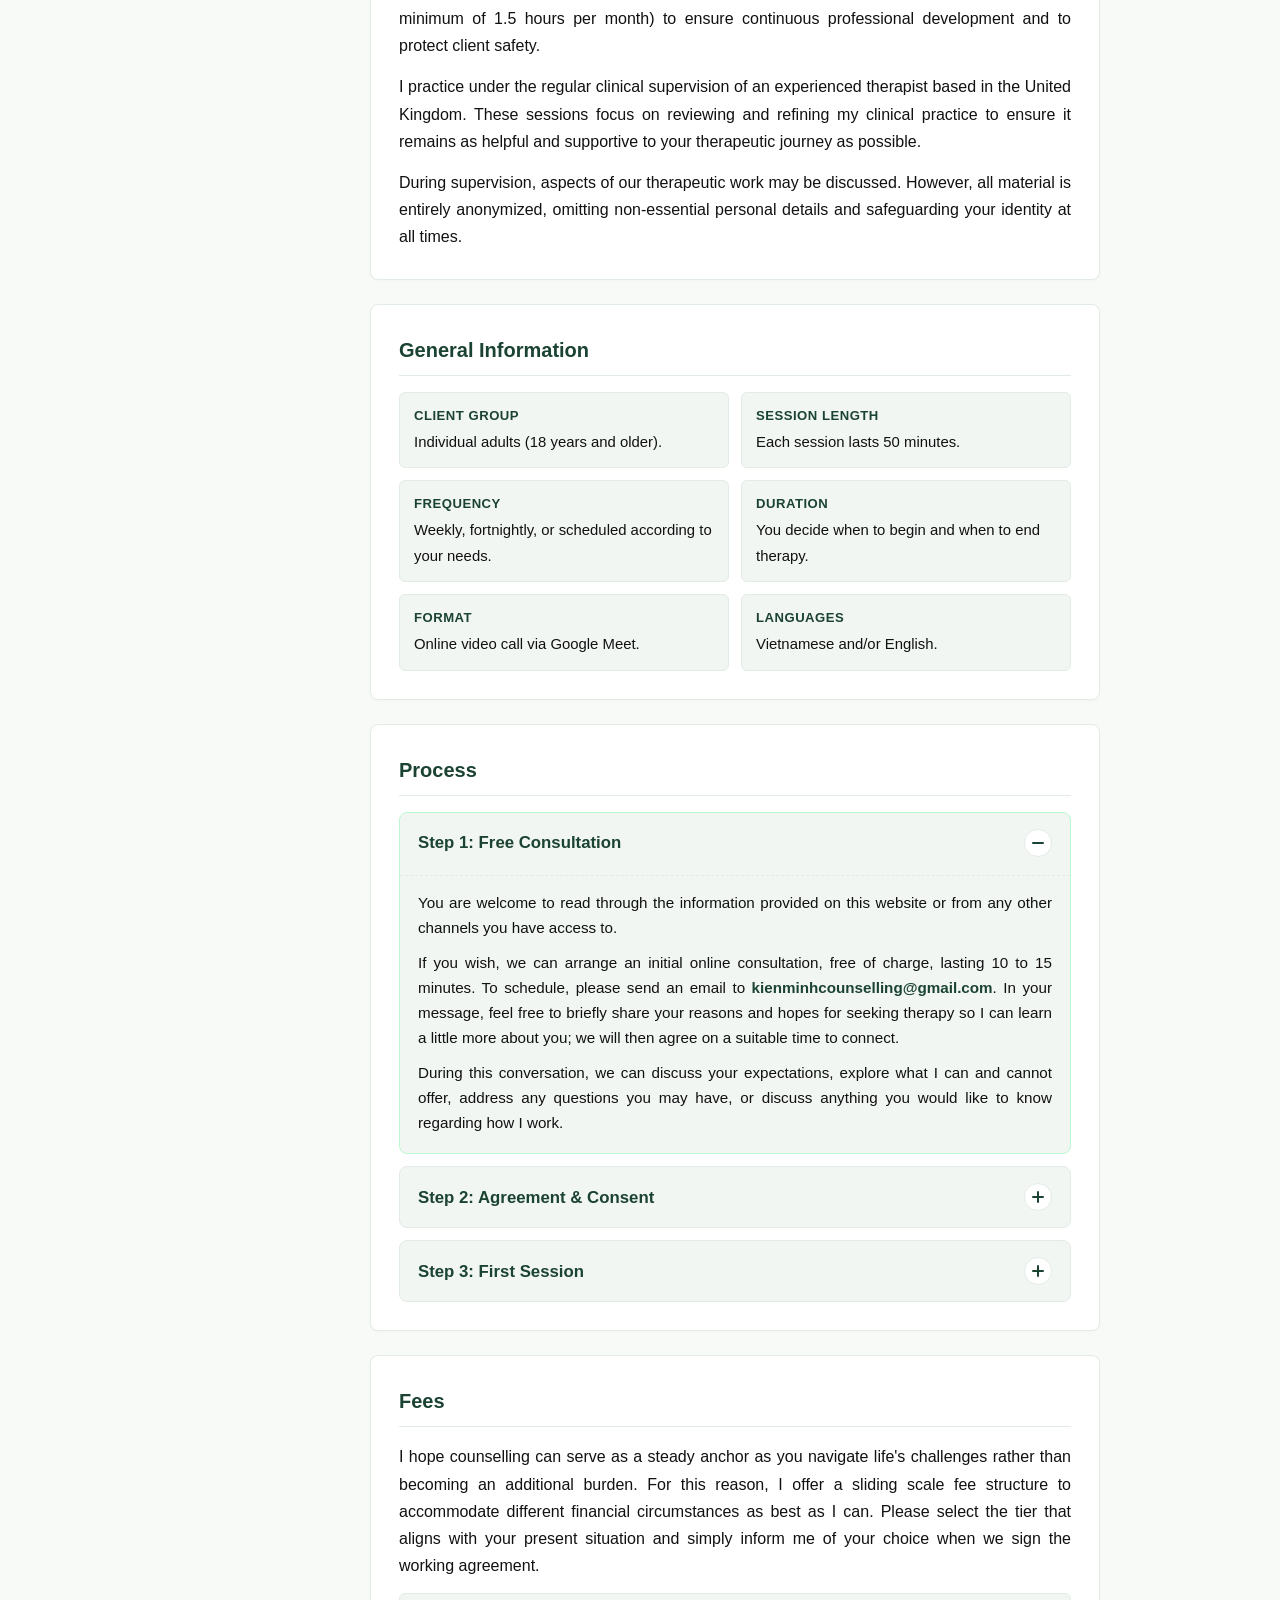
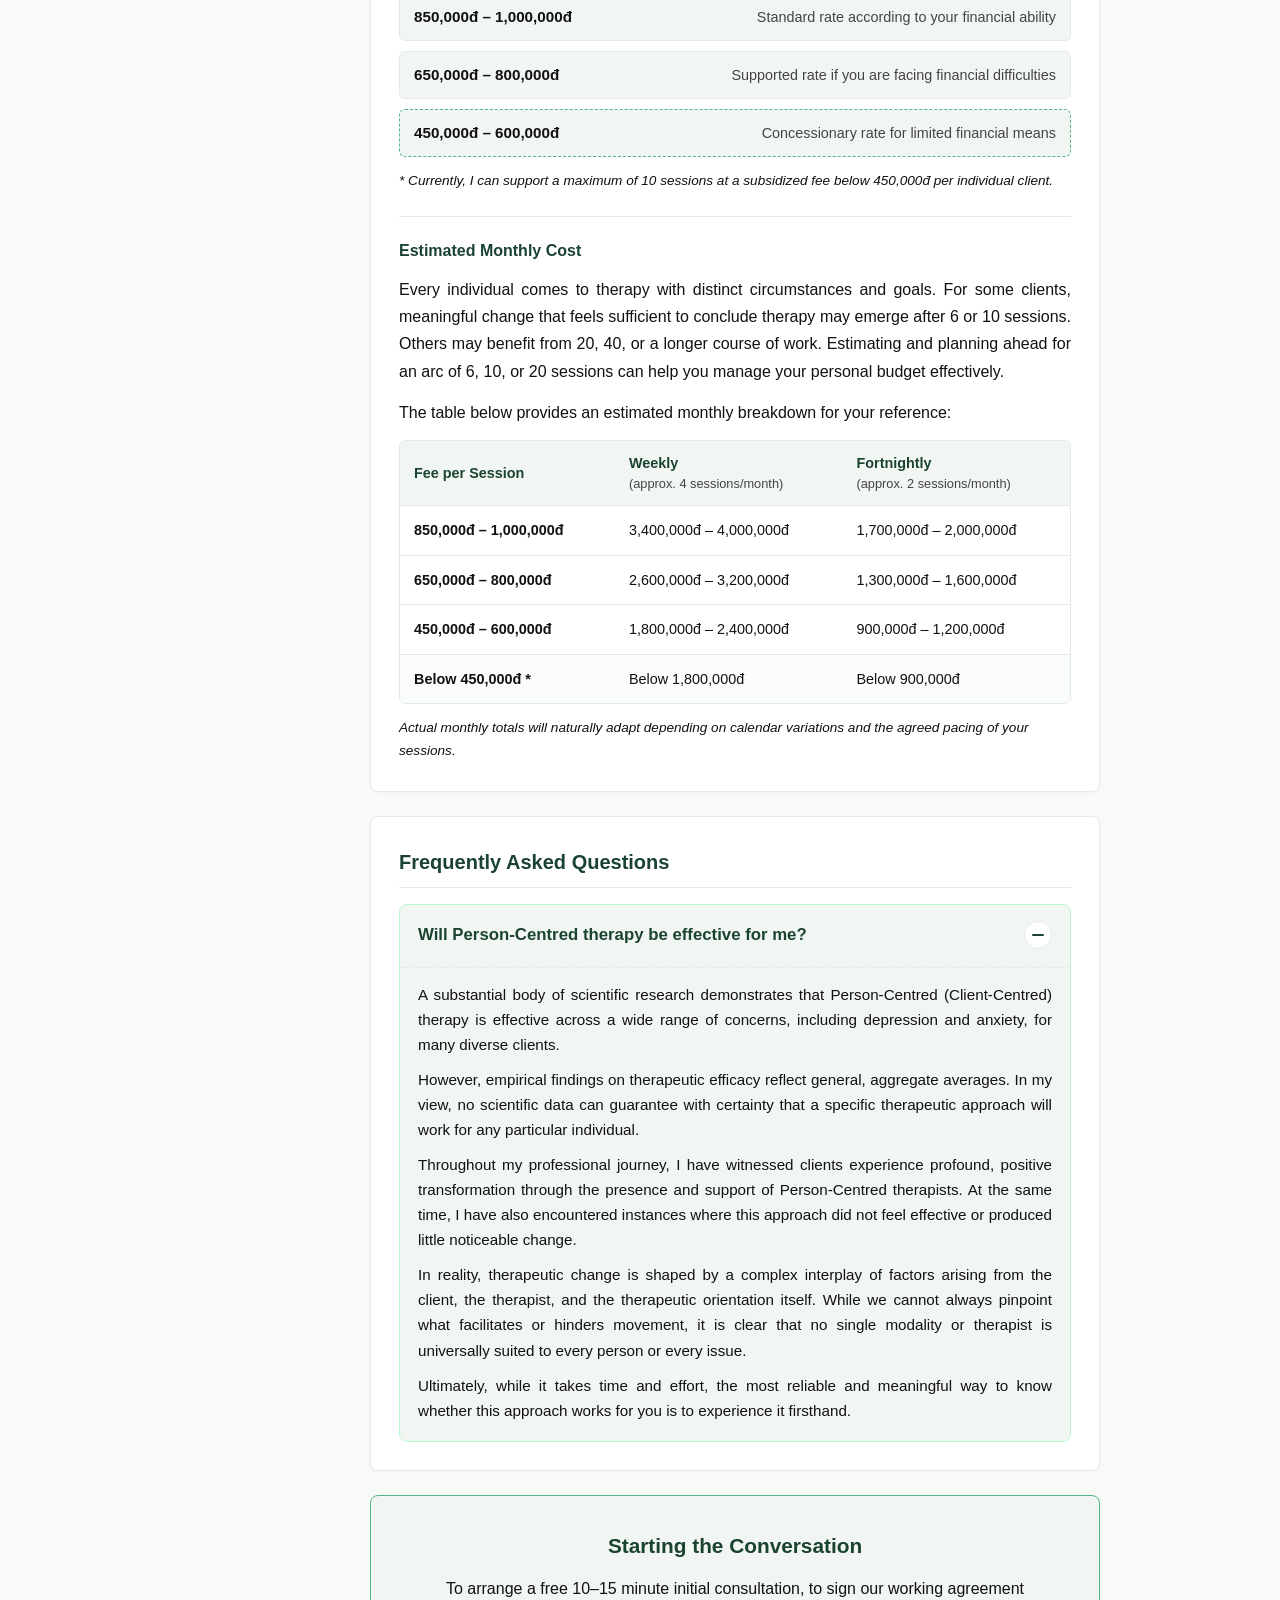
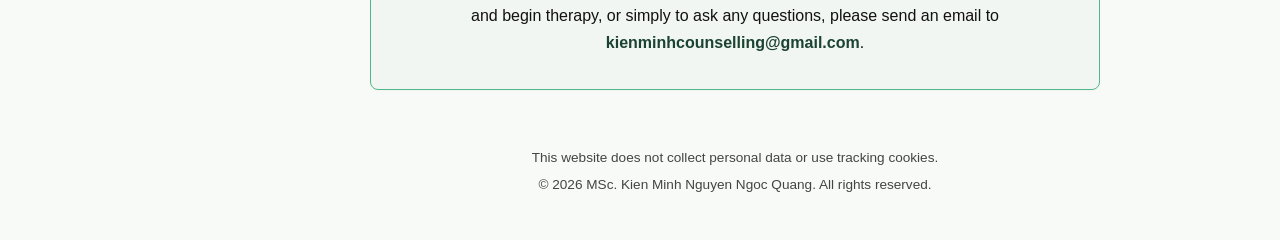
<file: en.html>
<!DOCTYPE html>
<html lang="en">
<head>
    <meta charset="UTF-8">
    <meta name="viewport" content="width=device-width, initial-scale=1.0">
    <title>MSc. Kien Minh Nguyen Ngoc Quang | Person-Centred Therapist</title>
    <meta name="description" content="Person-Centred Counselling and Psychotherapy practice of MSc. Kien Minh Nguyen Ngoc Quang.">
    <link rel="stylesheet" href="style.css">
</head>
<body>
    <div class="layout-wrapper">
        <!-- Sidebar Menu Left (English Version) -->
        <aside class="sidebar-nav">
            <!-- Language Switcher -->
            <div class="lang-switch">
                <a href="index.html" class="lang-link">Tiếng Việt</a> | <span class="lang-active">English</span>
            </div>

            <nav class="nav-container">
                <ul class="nav-links">
                    <li><a href="#experience">Experience</a></li>
                    <li><a href="#crisis">Crisis Support</a></li>
                    <li><a href="#qualifications">Qualifications</a></li>
                    <li><a href="#general-info">General Info</a></li>
                    <li><a href="#process">Process</a></li>
                    <li><a href="#fees">Fees</a></li>
                    <li><a href="#faq">FAQs</a></li>
                    <li><a href="#contact">Contact</a></li>
                </ul>
            </nav>
        </aside>

        <!-- Main Content Area -->
        <main class="content-main">
            <!-- Header Profile -->
            <section id="profile" class="card profile-header">
                <div class="profile-info">
                    <h1>MSc. Kien Minh Nguyen Ngoc Quang</h1>
                    <p class="subtitle">Person-Centred Therapist</p>
                    <div class="contact-info">
                        <p class="plain-email">kienminhcounselling@gmail.com</p>
                    </div>
                </div>
                <div class="profile-image">
                    <a href="portrait.jpg" target="_blank" title="Click to view original size">
                        <img src="portrait.jpg" alt="Portrait of MSc. Kien Minh Nguyen Ngoc Quang">
                    </a>
                </div>
            </section>

            <!-- Availability Notice -->
            <section class="card availability-notice">
                <p><strong>Availability:</strong> I currently have open slots to welcome new clients.</p>
            </section>

            <!-- Introductory Statement -->
            <section class="card">
                <p>Hello,</p>
                <p>I am Kien Minh Nguyen Ngoc Quang, a Person-Centred therapist. I would be genuinely privileged to accompany you as you explore and work through the difficulties you are currently experiencing.</p>
                <p>When working with clients facing psychological challenges, I strive to offer a genuine, accepting, and empathetic presence. Throughout this process, I dedicate myself to being attentive, receptive, listening closely, and seeking to understand your lived experiences and reflections.</p>
                <p>In doing so, I hope to provide you with a safe and confidential space where you are free to experience and utilize our time in whatever way feels most meaningful to you.</p>
            </section>

            <!-- Experience -->
            <section id="experience" class="card">
                <h2>Experience</h2>
                <p>I have worked with clients navigating issues such as:</p>
                <ul class="concerns-list">
                    <li>Stress, exhaustion, depression, anxiety</li>
                    <li>Feeling inadequate, low self-worth, harsh self-criticism</li>
                    <li>Difficulty expressing thoughts and needs, persistent people-pleasing</li>
                    <li>Relational and interpersonal challenges</li>
                    <li>Body image distress</li>
                    <li>Grief, loss, and trauma</li>
                    <li>Self-harm and suicidal ideation</li>
                </ul>
            </section>

            <!-- Crisis Support -->
            <section id="crisis" class="card emergency-notice">
                <h2>Crisis Support</h2>
                <p>This online counselling service is not suitable for life-threatening emergencies or acute crisis situations requiring immediate intervention.</p>
                <p>If you are in acute distress, feel unable to keep yourself safe, or are having active thoughts of suicide, please reach out immediately to a trusted person, call the medical emergency services at <strong>115</strong>, or contact your local hospital emergency department.</p>

                <details class="emergency-details">
                    <summary class="emergency-summary">
                        <span>Emergency helplines and crisis contacts (Vietnam)</span>
                        <span class="emergency-toggle-btn" aria-hidden="true"></span>
                    </summary>
                    <div class="emergency-subcard-grid">
                        <div class="emergency-sub-card">
                            <span class="emergency-name">Ngay Mai Helpline</span>
                            <p class="sub-card-note">Crisis intervention for psychological distress and depression during set operating hours.</p>
                            <span class="emergency-phone">096 306 1414</span>
                        </div>

                        <div class="emergency-sub-card">
                            <span class="emergency-name">Depression & Mental Health Emergency (HCMC)</span>
                            <p class="sub-card-note">24/7 hotline linked with Emergency 115 and HCMC Psychiatric Hospital.</p>
                            <span class="emergency-phone">1900 1267</span>
                        </div>

                        <div class="emergency-sub-card">
                            <span class="emergency-name">National Child Protection Helpline</span>
                            <p class="sub-card-note">Toll-free 24/7 psychological support and protection for children, youth, and parents.</p>
                            <span class="emergency-phone">111</span>
                        </div>

                        <div class="emergency-sub-card">
                            <span class="emergency-name">Peace House (CWS)</span>
                            <p class="sub-card-note">24/7 support and emergency shelter for women and children experiencing domestic violence.</p>
                            <span class="emergency-phone">1900 969 680</span>
                        </div>

                        <div class="emergency-sub-card">
                            <span class="emergency-name">CSAGA</span>
                            <p class="sub-card-note">Support and counselling for gender-based violence survivors and the LGBTQ+ community.</p>
                            <span class="emergency-phone">024 3333 5599 / 1900 599 930</span>
                        </div>

                        <div class="emergency-sub-card">
                            <span class="emergency-name">National Institute of Mental Health (Bach Mai)</span>
                            <p class="sub-card-note">Specialized psychiatric outpatient and inpatient clinical support in Hanoi.</p>
                            <span class="emergency-phone">024 3576 5344 / 0984 104 115</span>
                        </div>

                        <div class="emergency-sub-card">
                            <span class="emergency-name">Hanoi Psychiatric Hospital</span>
                            <p class="sub-card-note">Psychiatric crisis intervention and clinical evaluation in Hanoi.</p>
                            <span class="emergency-phone">0967 301 616</span>
                        </div>

                        <div class="emergency-sub-card">
                            <span class="emergency-name">National Medical Emergency</span>
                            <p class="sub-card-note">Nationwide emergency ambulance service.</p>
                            <span class="emergency-phone">115</span>
                        </div>
                    </div>
                </details>
            </section>

            <!-- Qualifications & Professional Standards -->
            <section id="qualifications" class="card">
                <h2>Education & Credentials</h2>
                <div class="education-item">
                    <h3>MSc in Counselling and Psychotherapy</h3>
                    <p class="institution">University of Strathclyde, United Kingdom</p>
                    <p class="edu-note">Accredited by the British Association for Counselling and Psychotherapy (BACP).</p>
                </div>
                <div class="education-item">
                    <h3>Research Master in Development and Socialisation in Childhood and Adolescence</h3>
                    <p class="institution">Utrecht University, The Netherlands</p>
                </div>
                <div class="education-item">
                    <h3>Bachelor of Science in Clinical Psychology</h3>
                    <p class="institution">VNU University of Social Sciences and Humanities, Hanoi, Vietnam</p>
                </div>
            </section>

            <section class="card">
                <h2>Ethical Practice</h2>
                <p>My clinical practice complies with the Ethical Framework for the Counselling Professions of the British Association for Counselling and Psychotherapy (BACP), adapted appropriately to the Vietnamese context.</p>
            </section>

            <section class="card">
                <h2>Clinical Supervision</h2>
                <p>In accordance with BACP standards, professional counsellors maintain regular supervision (a minimum of 1.5 hours per month) to ensure continuous professional development and to protect client safety.</p>
                <p>I practice under the regular clinical supervision of an experienced therapist based in the United Kingdom. These sessions focus on reviewing and refining my clinical practice to ensure it remains as helpful and supportive to your therapeutic journey as possible.</p>
                <p>During supervision, aspects of our therapeutic work may be discussed. However, all material is entirely anonymized, omitting non-essential personal details and safeguarding your identity at all times.</p>
            </section>

            <!-- General Information -->
            <section id="general-info" class="card">
                <h2>General Information</h2>
                <div class="details-grid">
                    <div class="sub-card">
                        <h3>Client Group</h3>
                        <p>Individual adults (18 years and older).</p>
                    </div>
                    <div class="sub-card">
                        <h3>Session Length</h3>
                        <p>Each session lasts 50 minutes.</p>
                    </div>
                    <div class="sub-card">
                        <h3>Frequency</h3>
                        <p>Weekly, fortnightly, or scheduled according to your needs.</p>
                    </div>
                    <div class="sub-card">
                        <h3>Duration</h3>
                        <p>You decide when to begin and when to end therapy.</p>
                    </div>
                    <div class="sub-card">
                        <h3>Format</h3>
                        <p>Online video call via Google Meet.</p>
                    </div>
                    <div class="sub-card">
                        <h3>Languages</h3>
                        <p>Vietnamese and/or English.</p>
                    </div>
                </div>
            </section>

            <!-- Therapy Process -->
            <section id="process" class="card">
                <h2>Process</h2>
                <div class="process-steps">
                    <!-- Step 1 -->
                    <details class="step-item" open>
                        <summary class="step-summary">
                            <h3>Step 1: Free Consultation</h3>
                            <span class="step-toggle-btn" aria-hidden="true"></span>
                        </summary>
                        <div class="step-body">
                            <p>You are welcome to read through the information provided on this website or from any other channels you have access to.</p>
                            <p>If you wish, we can arrange an initial online consultation, free of charge, lasting 10 to 15 minutes. To schedule, please send an email to <span class="plain-email">kienminhcounselling@gmail.com</span>. In your message, feel free to briefly share your reasons and hopes for seeking therapy so I can learn a little more about you; we will then agree on a suitable time to connect.</p>
                            <p>During this conversation, we can discuss your expectations, explore what I can and cannot offer, address any questions you may have, or discuss anything you would like to know regarding how I work.</p>
                        </div>
                    </details>

                    <!-- Step 2 -->
                    <details class="step-item">
                        <summary class="step-summary">
                            <h3>Step 2: Agreement & Consent</h3>
                            <span class="step-toggle-btn" aria-hidden="true"></span>
                        </summary>
                        <div class="step-body">
                            <p>If following our initial consultation you feel that I am not the right match for you, the process concludes there. You do not need to provide an explanation. This decision will not affect any future relationship we might have, including any potential therapeutic engagement should you decide to return.</p>
                            <p>If you would like to work together, or wish to explore a few sessions before making a longer-term decision, we will sign a working agreement. Even after signing, you retain the complete freedom to end therapy at any time without any obligation to justify or compensate. The primary purpose of this agreement is to establish clear mutual commitments regarding your rights and confidentiality.</p>
                        </div>
                    </details>

                    <!-- Step 3 -->
                    <details class="step-item">
                        <summary class="step-summary">
                            <h3>Step 3: First Session</h3>
                            <span class="step-toggle-btn" aria-hidden="true"></span>
                        </summary>
                        <div class="step-body">
                            <p>To schedule our first full session, please email me at <span class="plain-email">kienminhcounselling@gmail.com</span>. Once our session time is confirmed, please complete the session fee transfer within 24 hours to secure the booking. I will then send you the Google Meet link via email.</p>
                            <p>During this first session, and throughout all future sessions, you are encouraged to use our time and space in whichever way you find most helpful and comfortable for yourself.</p>
                        </div>
                    </details>
                </div>
            </section>

            <!-- Fees -->
            <section id="fees" class="card">
                <h2>Fees</h2>
                <p>I hope counselling can serve as a steady anchor as you navigate life's challenges rather than becoming an additional burden. For this reason, I offer a sliding scale fee structure to accommodate different financial circumstances as best as I can. Please select the tier that aligns with your present situation and simply inform me of your choice when we sign the working agreement.</p>

                <div class="fee-levels">
                    <div class="fee-item">
                        <span class="fee-range">850,000đ – 1,000,000đ</span>
                        <span class="fee-desc">Standard rate according to your financial ability</span>
                    </div>
                    <div class="fee-item">
                        <span class="fee-range">650,000đ – 800,000đ</span>
                        <span class="fee-desc">Supported rate if you are facing financial difficulties</span>
                    </div>
                    <div class="fee-item highlight">
                        <span class="fee-range">450,000đ – 600,000đ</span>
                        <span class="fee-desc">Concessionary rate for limited financial means</span>
                    </div>
                </div>
                <p class="footnote"><em>* Currently, I can support a maximum of 10 sessions at a subsidized fee below 450,000đ per individual client.</em></p>

                <div class="monthly-estimate">
                    <h3>Estimated Monthly Cost</h3>
                    <p>Every individual comes to therapy with distinct circumstances and goals. For some clients, meaningful change that feels sufficient to conclude therapy may emerge after 6 or 10 sessions. Others may benefit from 20, 40, or a longer course of work. Estimating and planning ahead for an arc of 6, 10, or 20 sessions can help you manage your personal budget effectively.</p>
                    <p>The table below provides an estimated monthly breakdown for your reference:</p>

                    <div class="table-wrapper">
                        <table class="fee-table">
                            <thead>
                                <tr>
                                    <th>Fee per Session</th>
                                    <th>Weekly<br><small>(approx. 4 sessions/month)</small></th>
                                    <th>Fortnightly<br><small>(approx. 2 sessions/month)</small></th>
                                </tr>
                            </thead>
                            <tbody>
                                <tr>
                                    <td><strong>850,000đ – 1,000,000đ</strong></td>
                                    <td>3,400,000đ – 4,000,000đ</td>
                                    <td>1,700,000đ – 2,000,000đ</td>
                                </tr>
                                <tr>
                                    <td><strong>650,000đ – 800,000đ</strong></td>
                                    <td>2,600,000đ – 3,200,000đ</td>
                                    <td>1,300,000đ – 1,600,000đ</td>
                                </tr>
                                <tr>
                                    <td><strong>450,000đ – 600,000đ</strong></td>
                                    <td>1,800,000đ – 2,400,000đ</td>
                                    <td>900,000đ – 1,200,000đ</td>
                                </tr>
                                <tr class="highlight-row">
                                    <td><strong>Below 450,000đ *</strong></td>
                                    <td>Below 1,800,000đ</td>
                                    <td>Below 900,000đ</td>
                                </tr>
                            </tbody>
                        </table>
                    </div>
                    <p class="footnote"><em>Actual monthly totals will naturally adapt depending on calendar variations and the agreed pacing of your sessions.</em></p>
                </div>
            </section>

            <!-- FAQs -->
            <section id="faq" class="card">
                <h2>Frequently Asked Questions</h2>
                <div class="faq-list">
                    <details class="faq-item" open>
                        <summary class="faq-summary">
                            <h3>Will Person-Centred therapy be effective for me?</h3>
                            <span class="step-toggle-btn" aria-hidden="true"></span>
                        </summary>
                        <div class="faq-body">
                            <p>A substantial body of scientific research demonstrates that Person-Centred (Client-Centred) therapy is effective across a wide range of concerns, including depression and anxiety, for many diverse clients.</p>
                            <p>However, empirical findings on therapeutic efficacy reflect general, aggregate averages. In my view, no scientific data can guarantee with certainty that a specific therapeutic approach will work for any particular individual.</p>
                            <p>Throughout my professional journey, I have witnessed clients experience profound, positive transformation through the presence and support of Person-Centred therapists. At the same time, I have also encountered instances where this approach did not feel effective or produced little noticeable change.</p>
                            <p>In reality, therapeutic change is shaped by a complex interplay of factors arising from the client, the therapist, and the therapeutic orientation itself. While we cannot always pinpoint what facilitates or hinders movement, it is clear that no single modality or therapist is universally suited to every person or every issue.</p>
                            <p>Ultimately, while it takes time and effort, the most reliable and meaningful way to know whether this approach works for you is to experience it firsthand.</p>
                        </div>
                    </details>
                </div>
            </section>

            <!-- Contact / Call to Action -->
            <section id="contact" class="card cta-card">
                <h2>Starting the Conversation</h2>
                <p>To arrange a free 10–15 minute initial consultation, to sign our working agreement and begin therapy, or simply to ask any questions, please send an email to <span class="plain-email">kienminhcounselling@gmail.com</span>.</p>
            </section>

            <!-- Footer -->
            <footer class="site-footer">
                <p>This website does not collect personal data or use tracking cookies.</p>
                <p>&copy; 2026 MSc. Kien Minh Nguyen Ngoc Quang. All rights reserved.</p>
            </footer>
        </main>
    </div>
</body>
</html>
</file>
<file: style.css>
:root {
    --text-main: #111111;
    --text-muted: #444444;
    --heading-green: #1b4332;
    --link-color: #111111;

    --bg-page: #f8faf8;
    --card-bg: #ffffff;
    --sub-card-bg: #f2f6f3;
    --border-line: #e3ebe5;
    --border-accent: #52b788;
    --emergency-bg: #fdfaf8;
    --emergency-border: #d4a373;
    --emergency-line: #ecdcd2;
}

* {
    box-sizing: border-box;
    margin: 0;
    padding: 0;
}

html {
    scroll-behavior: smooth;
}

body {
    font-family: -apple-system, BlinkMacSystemFont, "Segoe UI", Roboto, Helvetica, Arial, sans-serif;
    font-size: 16px;
    line-height: 1.7;
    color: var(--text-main);
    background-color: var(--bg-page);
}

/* ĐỊNH DẠNG EMAIL */
.plain-email {
    color: var(--heading-green);
    text-decoration: none !important;
    font-weight: 600;
}

/* Email header hiển thị chữ bình thường, không in đậm */
.header-email {
    color: var(--heading-green);
    text-decoration: none !important;
    font-weight: 400 !important;
}

/* KHUNG BỐ CỤC 2 CỘT */
.layout-wrapper {
    max-width: 960px;
    margin: 0 auto;
    display: flex;
    align-items: flex-start;
    padding: 40px 20px;
    gap: 40px;
}

/* THANH MENU DỌC BÊN TRÁI (SIDEBAR) 
   Đặt padding-top để ở trạng thái đầu trang, menu bắt đầu thấp hơn chữ ThS. Kiến Minh */
.sidebar-nav {
    width: 150px;
    flex-shrink: 0;
    position: sticky;
    top: 40px;
    padding-top: 55px; /* Giúp menu ban đầu nằm thấp hơn tiêu đề */
}

.sidebar-nav .nav-links {
    list-style: none;
    display: flex;
    flex-direction: column;
    gap: 12px;
    border-left: 2px solid var(--border-line);
    padding-left: 12px;
}

.sidebar-nav .nav-links a {
    font-size: 0.95rem;
    color: var(--text-muted);
    text-decoration: none;
    transition: all 0.2s ease;
    display: block;
}

.sidebar-nav .nav-links a:hover {
    color: var(--heading-green);
    font-weight: 600;
    transform: translateX(3px);
}

/* BỘ CHUYỂN ĐỔI NGÔN NGỮ NẰM DƯỚI MENU */
.lang-switch {
    font-size: 0.85rem;
    color: var(--text-muted);
    margin-top: 24px;
    padding-left: 12px;
    letter-spacing: 0.3px;
}

.lang-switch .lang-active {
    font-weight: 700;
    color: var(--heading-green);
}

.lang-switch .lang-link {
    color: var(--text-muted);
    text-decoration: none;
    transition: color 0.2s ease;
}

.lang-switch .lang-link:hover {
    color: var(--heading-green);
    text-decoration: underline;
}

/* NỘI DUNG CHÍNH BÊN PHẢI */
.content-main {
    flex: 1;
    min-width: 0;
}

/* CÁC Ô CARD */
.card {
    background-color: var(--card-bg);
    border: 1px solid var(--border-line);
    border-radius: 8px;
    padding: 28px;
    margin-bottom: 24px;
    box-shadow: 0 1px 3px rgba(27, 67, 50, 0.03);
    scroll-margin-top: 30px;
}

.card h2 {
    font-size: 1.25rem;
    font-weight: 600;
    color: var(--heading-green);
    margin-bottom: 16px;
    border-bottom: 1px solid var(--border-line);
    padding-bottom: 8px;
    text-align: left;
}

/* CĂN ĐỀU HAI BÊN CÁC ĐOẠN VĂN BẢN */
.card p {
    margin-bottom: 14px;
    color: var(--text-main);
    text-align: justify;
}

.card p:last-child {
    margin-bottom: 0;
}

/* Header Profile */
.profile-header {
    display: flex;
    justify-content: space-between;
    align-items: center;
    gap: 24px;
}

.profile-info h1 {
    font-size: 1.65rem;
    font-weight: 600;
    line-height: 1.3;
    color: var(--heading-green);
    margin-bottom: 6px;
    text-align: left;
}

.profile-info .subtitle {
    font-size: 1rem;
    color: var(--text-muted);
    margin-bottom: 14px;
    text-align: left;
}

.contact-info p {
    font-size: 0.95rem;
    line-height: 1.5;
    margin-bottom: 4px;
    text-align: left;
}

/* Nút bấm mở ảnh kích thước lớn */
.image-trigger-btn {
    background: none;
    border: none;
    padding: 0;
    cursor: zoom-in;
    line-height: 0;
    display: inline-block;
    border-radius: 6px;
}

.image-trigger-btn img {
    width: 140px;
    height: 140px;
    object-fit: cover;
    border-radius: 6px;
    border: 1px solid var(--border-line);
    transition: opacity 0.2s ease;
}

.image-trigger-btn:hover img {
    opacity: 0.88;
}

/* HỘP LIGHTBOX PHÓNG TO ẢNH TRỰC TIẾP TRÊN WEB */
.lightbox-overlay {
    display: none;
    position: fixed;
    top: 0;
    left: 0;
    width: 100vw;
    height: 100vh;
    background-color: rgba(17, 24, 20, 0.75);
    backdrop-filter: blur(4px);
    -webkit-backdrop-filter: blur(4px);
    z-index: 1000;
    justify-content: center;
    align-items: center;
    padding: 20px;
}

.lightbox-overlay.active {
    display: flex;
}

.lightbox-dialog {
    position: relative;
    max-width: 90vw;
    max-height: 90vh;
    animation: lightboxFadeIn 0.2s ease-out;
}

@keyframes lightboxFadeIn {
    from { opacity: 0; transform: scale(0.96); }
    to { opacity: 1; transform: scale(1); }
}

.lightbox-img {
    max-width: 100%;
    max-height: 85vh;
    border-radius: 8px;
    box-shadow: 0 10px 30px rgba(0, 0, 0, 0.35);
    display: block;
}

.lightbox-close {
    position: absolute;
    top: -38px;
    right: 0;
    background: none;
    border: none;
    color: #ffffff;
    font-size: 2rem;
    line-height: 1;
    cursor: pointer;
    padding: 4px;
    transition: opacity 0.2s ease;
}

.lightbox-close:hover {
    opacity: 0.75;
}

/* Trạng thái */
.availability-notice {
    background-color: var(--sub-card-bg);
    border-left: 5px solid var(--border-accent);
    padding: 16px 20px;
}

.availability-notice p {
    margin: 0;
    color: var(--text-main);
    font-size: 0.95rem;
    text-align: left;
}

/* TÌNH HUỐNG KHẨN CẤP */
.emergency-notice {
    background-color: var(--emergency-bg);
    border: 1px solid #f2e2d8;
    border-left: 5px solid var(--emergency-border);
}

.emergency-notice h2 {
    color: #8c4a22;
    border-bottom-color: #f2e2d8;
}

.emergency-details {
    margin-top: 14px;
    border: 1px solid #ebd4c7;
    border-radius: 6px;
    background-color: #ffffff;
    overflow: hidden;
}

summary.emergency-summary {
    display: flex !important;
    justify-content: space-between !important;
    align-items: center !important;
    padding: 12px 14px;
    font-size: 0.92rem;
    font-weight: 600;
    color: #8c4a22;
    cursor: pointer;
    list-style: none !important;
    user-select: none;
    background-color: #fdfaf8;
    transition: background-color 0.2s ease;
}

summary.emergency-summary:hover {
    background-color: #f8efea;
}

summary.emergency-summary::-webkit-details-marker,
summary.emergency-summary::marker {
    display: none !important;
}

.emergency-toggle-btn {
    width: 22px;
    height: 22px;
    border-radius: 50%;
    background-color: #ffffff;
    border: 1px solid #d4a373;
    display: inline-flex;
    align-items: center;
    justify-content: center;
    flex-shrink: 0;
    position: relative;
}

.emergency-toggle-btn::before {
    content: "";
    position: absolute;
    width: 10px;
    height: 2px;
    background-color: #8c4a22;
    border-radius: 1px;
}

.emergency-toggle-btn::after {
    content: "";
    position: absolute;
    width: 2px;
    height: 10px;
    background-color: #8c4a22;
    border-radius: 1px;
    transition: transform 0.2s ease;
}

details[open] .emergency-toggle-btn::after {
    transform: rotate(90deg);
    opacity: 0;
}

/* KHỐI SỐ ĐIỆN THOẠI KHẨN CẤP: BỎ MÀU NỀN CAM, CHỈ CÒN VIỀN THANH MẢNH */
.emergency-subcard-grid {
    display: grid;
    grid-template-columns: 1fr;
    gap: 8px;
    padding: 12px;
    background-color: #ffffff;
    border-top: 1px solid #ebd4c7;
}

.emergency-sub-card {
    background-color: #ffffff; /* Nền trắng sạch sẽ, không tô màu cam */
    border: 1px solid var(--emergency-line);
    border-radius: 6px;
    padding: 12px 14px;
    display: flex;
    flex-direction: column;
    gap: 3px;
}

.emergency-name {
    font-size: 0.88rem;
    font-weight: 600;
    text-transform: uppercase;
    letter-spacing: 0.4px;
    color: #8c4a22;
    text-align: left;
}

.emergency-sub-card .sub-card-note {
    font-size: 0.82rem;
    color: #55443b;
    line-height: 1.45;
    margin: 0;
    text-align: left;
}

.emergency-phone {
    font-size: 0.95rem;
    font-weight: 700;
    color: #a33b1b;
    text-align: left;
    margin-top: 3px;
}

/* LƯỚI THÔNG TIN CHUNG */
.details-grid {
    display: grid;
    grid-template-columns: 1fr 1fr;
    gap: 12px;
}

.sub-card {
    background-color: var(--sub-card-bg);
    border: 1px solid var(--border-line);
    border-radius: 6px;
    padding: 12px 14px;
}

.sub-card h3 {
    font-size: 0.82rem;
    text-transform: uppercase;
    letter-spacing: 0.5px;
    color: var(--heading-green);
    margin-bottom: 3px;
    text-align: left;
}

.sub-card p {
    font-size: 0.93rem;
    margin: 0;
    text-align: left;
    color: var(--text-main);
}

/* Đào tạo / Học vấn */
.education-item {
    margin-bottom: 14px;
}

.education-item:last-child {
    margin-bottom: 0;
}

.education-item h3 {
    font-size: 0.98rem;
    font-weight: 600;
    color: var(--heading-green);
    margin-bottom: 2px;
    text-align: left;
}

.education-item .institution {
    font-size: 0.92rem;
    color: var(--text-main);
    margin-bottom: 2px;
    text-align: left;
}

.edu-note {
    font-size: 0.85rem;
    color: var(--text-muted);
    margin-top: 2px;
    text-align: left;
}

/* Chi phí */
.fee-levels {
    display: flex;
    flex-direction: column;
    gap: 10px;
    margin-top: 14px;
}

.fee-item {
    display: flex;
    justify-content: space-between;
    align-items: baseline;
    padding: 10px 14px;
    background-color: var(--sub-card-bg);
    border: 1px solid var(--border-line);
    border-radius: 6px;
    gap: 16px;
}

.fee-item.highlight {
    border-style: dashed;
    border-color: var(--border-accent);
}

.fee-range {
    font-weight: 600;
    color: var(--text-main);
    font-size: 0.95rem;
    white-space: nowrap;
}

.fee-desc {
    font-size: 0.9rem;
    color: var(--text-muted);
    text-align: right;
}

.footnote {
    margin-top: 12px;
    font-size: 0.85rem;
    color: var(--text-muted);
    text-align: left !important;
}

.monthly-estimate {
    margin-top: 24px;
    padding-top: 20px;
    border-top: 1px solid var(--border-line);
}

.monthly-estimate h3 {
    font-size: 1rem;
    font-weight: 600;
    color: var(--heading-green);
    margin-bottom: 12px;
    text-align: left;
}

.table-wrapper {
    overflow-x: auto;
    border: 1px solid var(--border-line);
    border-radius: 6px;
    background-color: #ffffff;
    margin-top: 14px;
}

.fee-table {
    width: 100%;
    border-collapse: collapse;
    font-size: 0.9rem;
    text-align: left;
}

.fee-table th, 
.fee-table td {
    padding: 12px 14px;
    border-bottom: 1px solid var(--border-line);
}

.fee-table th {
    background-color: var(--sub-card-bg);
    color: var(--heading-green);
    font-weight: 600;
    line-height: 1.4;
}

.fee-table th small {
    font-size: 0.8rem;
    font-weight: normal;
    color: var(--text-muted);
}

.fee-table td {
    color: var(--text-main);
}

.fee-table tbody tr:last-child td {
    border-bottom: none;
}

.fee-table .highlight-row {
    background-color: #fafdfb;
}

/* QUY TRÌNH TIẾP NHẬN & CÂU HỎI THƯỜNG GẶP */
.process-steps,
.faq-list {
    display: flex;
    flex-direction: column;
    gap: 12px;
}

details.step-item,
details.faq-item {
    background-color: var(--sub-card-bg);
    border: 1px solid var(--border-line);
    border-radius: 8px;
    overflow: hidden;
    transition: background-color 0.2s ease, border-color 0.2s ease;
}

/* Rê chuột vào ô: đổi nền và viền nhẹ nhàng, không đổi font-weight nên KHÔNG BAO GIỜ BỊ NHẢY HÀNG */
details.step-item:hover,
details.faq-item:hover {
    border-color: #cbd5e1;
    background-color: #ecf3ee;
}

details.step-item[open],
details.faq-item[open] {
    background-color: var(--sub-card-bg);
    border-color: #bbf7d0;
}

summary.step-summary,
summary.faq-summary {
    display: flex !important;
    justify-content: space-between !important;
    align-items: center !important;
    padding: 16px 18px;
    cursor: pointer;
    list-style: none !important;
    user-select: none;
}

summary.step-summary::-webkit-details-marker,
summary.step-summary::marker,
summary.faq-summary::-webkit-details-marker,
summary.faq-summary::marker {
    display: none !important;
}

/* Tiêu đề cố định độ đậm font-weight: 600; khi hover không bị giãn nở ký tự */
summary.step-summary h3,
summary.faq-summary h3 {
    font-size: 1.05rem;
    font-weight: 600;
    color: var(--heading-green);
    margin: 0;
    padding-right: 14px;
    line-height: 1.4;
    text-align: left;
    transition: color 0.15s ease;
}

/* Khi hover: chỉ tăng thêm sắc độ màu của chữ, hoàn toàn không làm đổi độ rộng */
summary.step-summary:hover h3,
summary.faq-summary:hover h3 {
    color: #0f291e;
}

.step-toggle-btn {
    width: 28px;
    height: 28px;
    border-radius: 50%;
    background-color: #ffffff;
    border: 1px solid var(--border-line);
    display: inline-flex;
    align-items: center;
    justify-content: center;
    flex-shrink: 0;
    position: relative;
    transition: background-color 0.2s ease, transform 0.2s ease;
}

.step-toggle-btn::before {
    content: "";
    position: absolute;
    width: 12px;
    height: 2px;
    background-color: var(--heading-green);
    border-radius: 2px;
}

.step-toggle-btn::after {
    content: "";
    position: absolute;
    width: 2px;
    height: 12px;
    background-color: var(--heading-green);
    border-radius: 2px;
    transition: transform 0.2s ease;
}

summary.step-summary:hover .step-toggle-btn,
summary.faq-summary:hover .step-toggle-btn {
    background-color: var(--heading-green);
}
summary.step-summary:hover .step-toggle-btn::before,
summary.step-summary:hover .step-toggle-btn::after,
summary.faq-summary:hover .step-toggle-btn::before,
summary.faq-summary:hover .step-toggle-btn::after {
    background-color: #ffffff;
}

details[open] .step-toggle-btn::after {
    transform: rotate(90deg);
    opacity: 0;
}

.step-body,
.faq-body {
    padding: 0 18px 18px 18px;
    border-top: 1px dashed var(--border-line);
    padding-top: 14px;
    margin-top: 2px;
}

.step-body p,
.faq-body p {
    font-size: 0.95rem;
    line-height: 1.65;
    margin-bottom: 10px;
    text-align: justify;
    color: var(--text-main);
}

.step-body p:last-child,
.faq-body p:last-child {
    margin-bottom: 0;
}

/* Ô BẮT ĐẦU CUỘC TRÒ CHUYỆN */
.cta-card {
    text-align: center;
    background-color: var(--sub-card-bg);
    border: 1px solid var(--border-accent);
    padding: 32px 24px;
}

.cta-card h2 {
    text-align: center;
    border-bottom: none;
    padding-bottom: 0;
    font-size: 1.3rem;
    margin-bottom: 12px;
}

.cta-card p {
    text-align: center;
    max-width: 580px;
    margin: 0 auto;
    line-height: 1.7;
}

/* Danh sách khó khăn */
.concerns-list {
    margin-left: 20px;
    margin-top: 8px;
    color: var(--text-main);
    text-align: left;
}

.concerns-list li {
    margin-bottom: 6px;
    line-height: 1.6;
    text-align: left;
}

/* Chân trang */
.site-footer {
    margin-top: 36px;
    padding-top: 20px;
    font-size: 0.85rem;
    color: var(--text-muted);
    text-align: center;
}

.site-footer p {
    margin-bottom: 4px;
}

/* TỐI ƯU MÀN HÌNH DI ĐỘNG (< 820px) */
@media (max-width: 820px) {
    .layout-wrapper {
        flex-direction: column;
        padding: 0;
        gap: 0;
    }

    .sidebar-nav {
        width: 100%;
        position: sticky;
        top: 0;
        z-index: 100;
        background-color: rgba(248, 250, 248, 0.94);
        backdrop-filter: blur(8px);
        -webkit-backdrop-filter: blur(8px);
        border-bottom: 1px solid var(--border-line);
        padding: 10px 14px;
        padding-top: 10px; /* Bỏ padding-top trên mobile */
    }

    .sidebar-nav .nav-links {
        flex-direction: row;
        border-left: none;
        padding-left: 0;
        overflow-x: auto;
        gap: 8px;
        justify-content: flex-start;
        scrollbar-width: none;
    }

    .sidebar-nav .nav-links::-webkit-scrollbar {
        display: none;
    }

    .sidebar-nav .nav-links a {
        font-size: 0.85rem;
        white-space: nowrap;
        padding: 4px 6px;
    }

    .sidebar-nav .nav-links a:hover {
        transform: none;
    }

    .lang-switch {
        margin-top: 8px;
        padding-left: 0;
        text-align: right;
    }

    .content-main {
        padding: 16px 12px 32px 12px;
    }

    .card {
        padding: 20px 16px;
        margin-bottom: 16px;
        scroll-margin-top: 55px;
    }

    .profile-header {
        flex-direction: column-reverse;
        text-align: center;
        gap: 16px;
    }

    .profile-info h1,
    .profile-info .subtitle,
    .contact-info p {
        text-align: center;
    }

    .image-trigger-btn img {
        width: 120px;
        height: 120px;
    }

    .details-grid {
        grid-template-columns: 1fr;
    }

    .fee-item {
        flex-direction: column;
        align-items: flex-start;
        gap: 4px;
    }

    .fee-desc {
        text-align: left;
    }

    .fee-table th, 
    .fee-table td {
        padding: 10px 12px;
        font-size: 0.85rem;
    }
}
</file>
